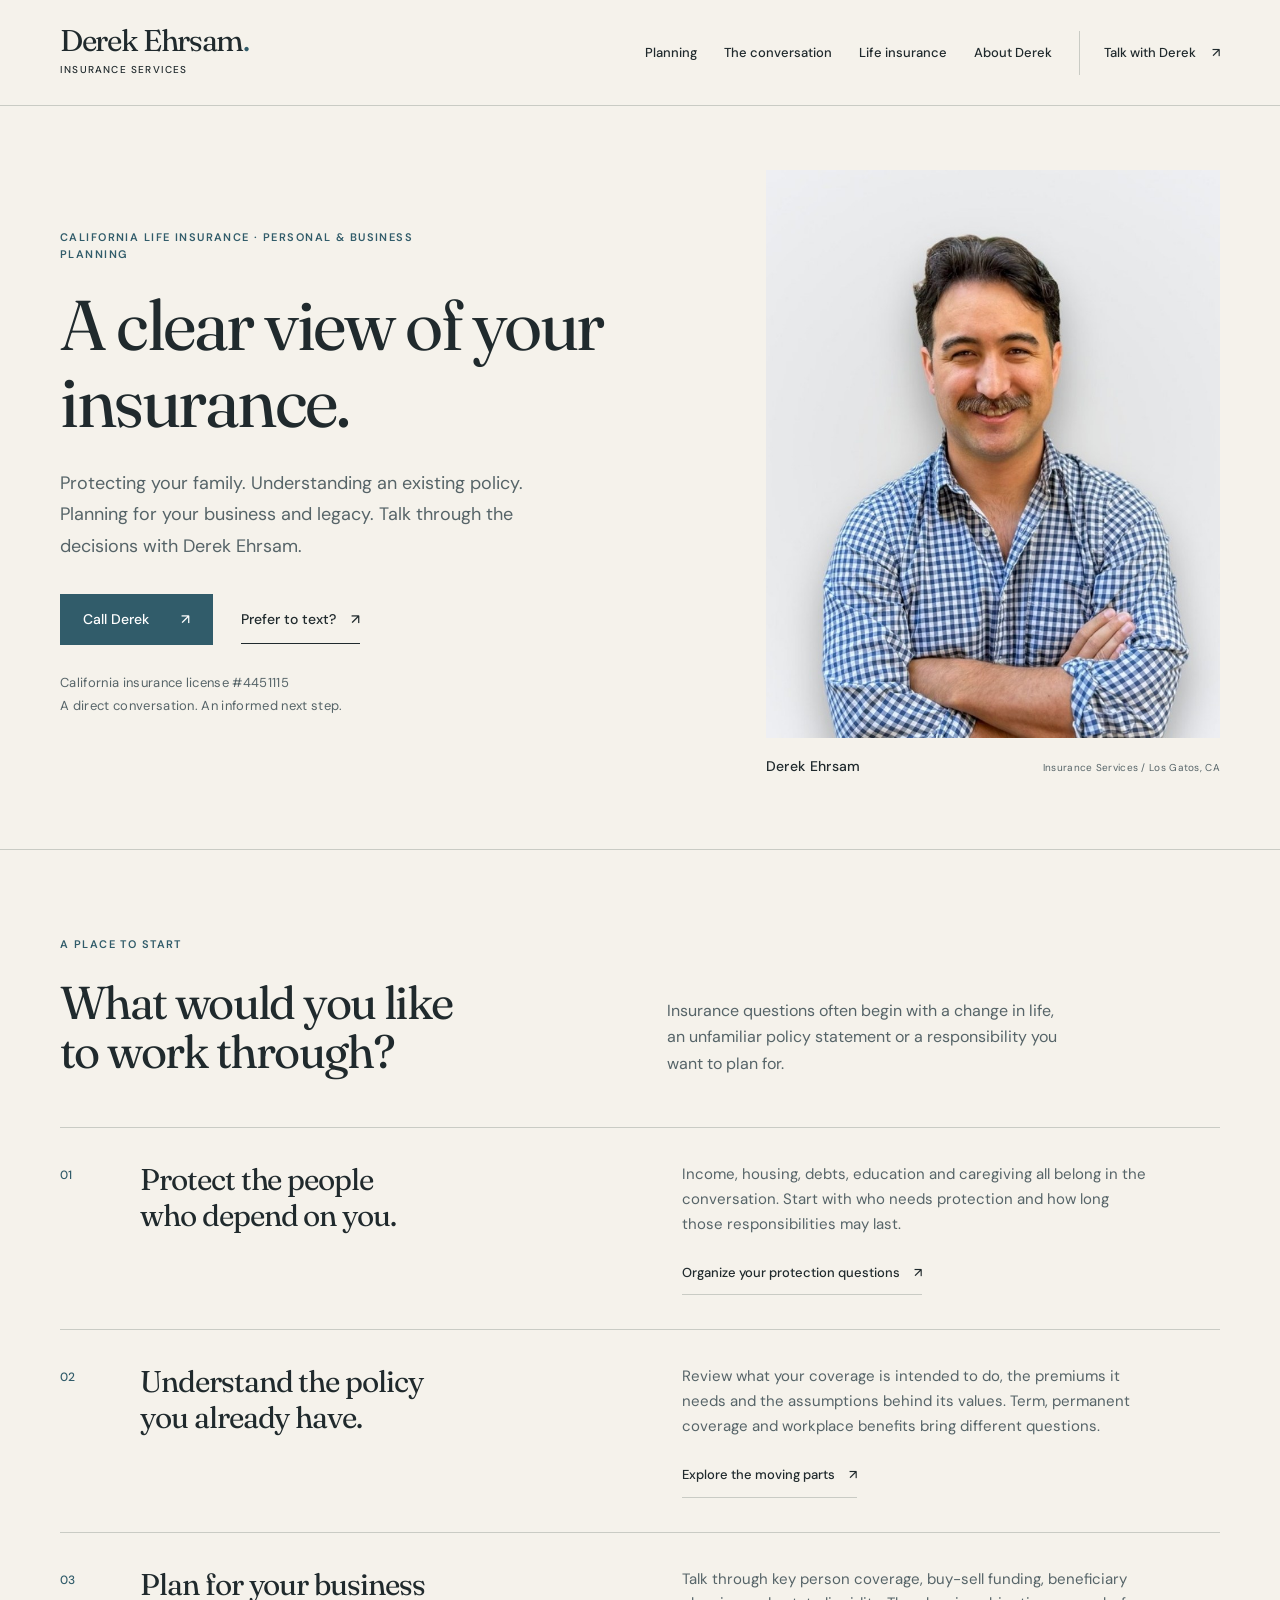
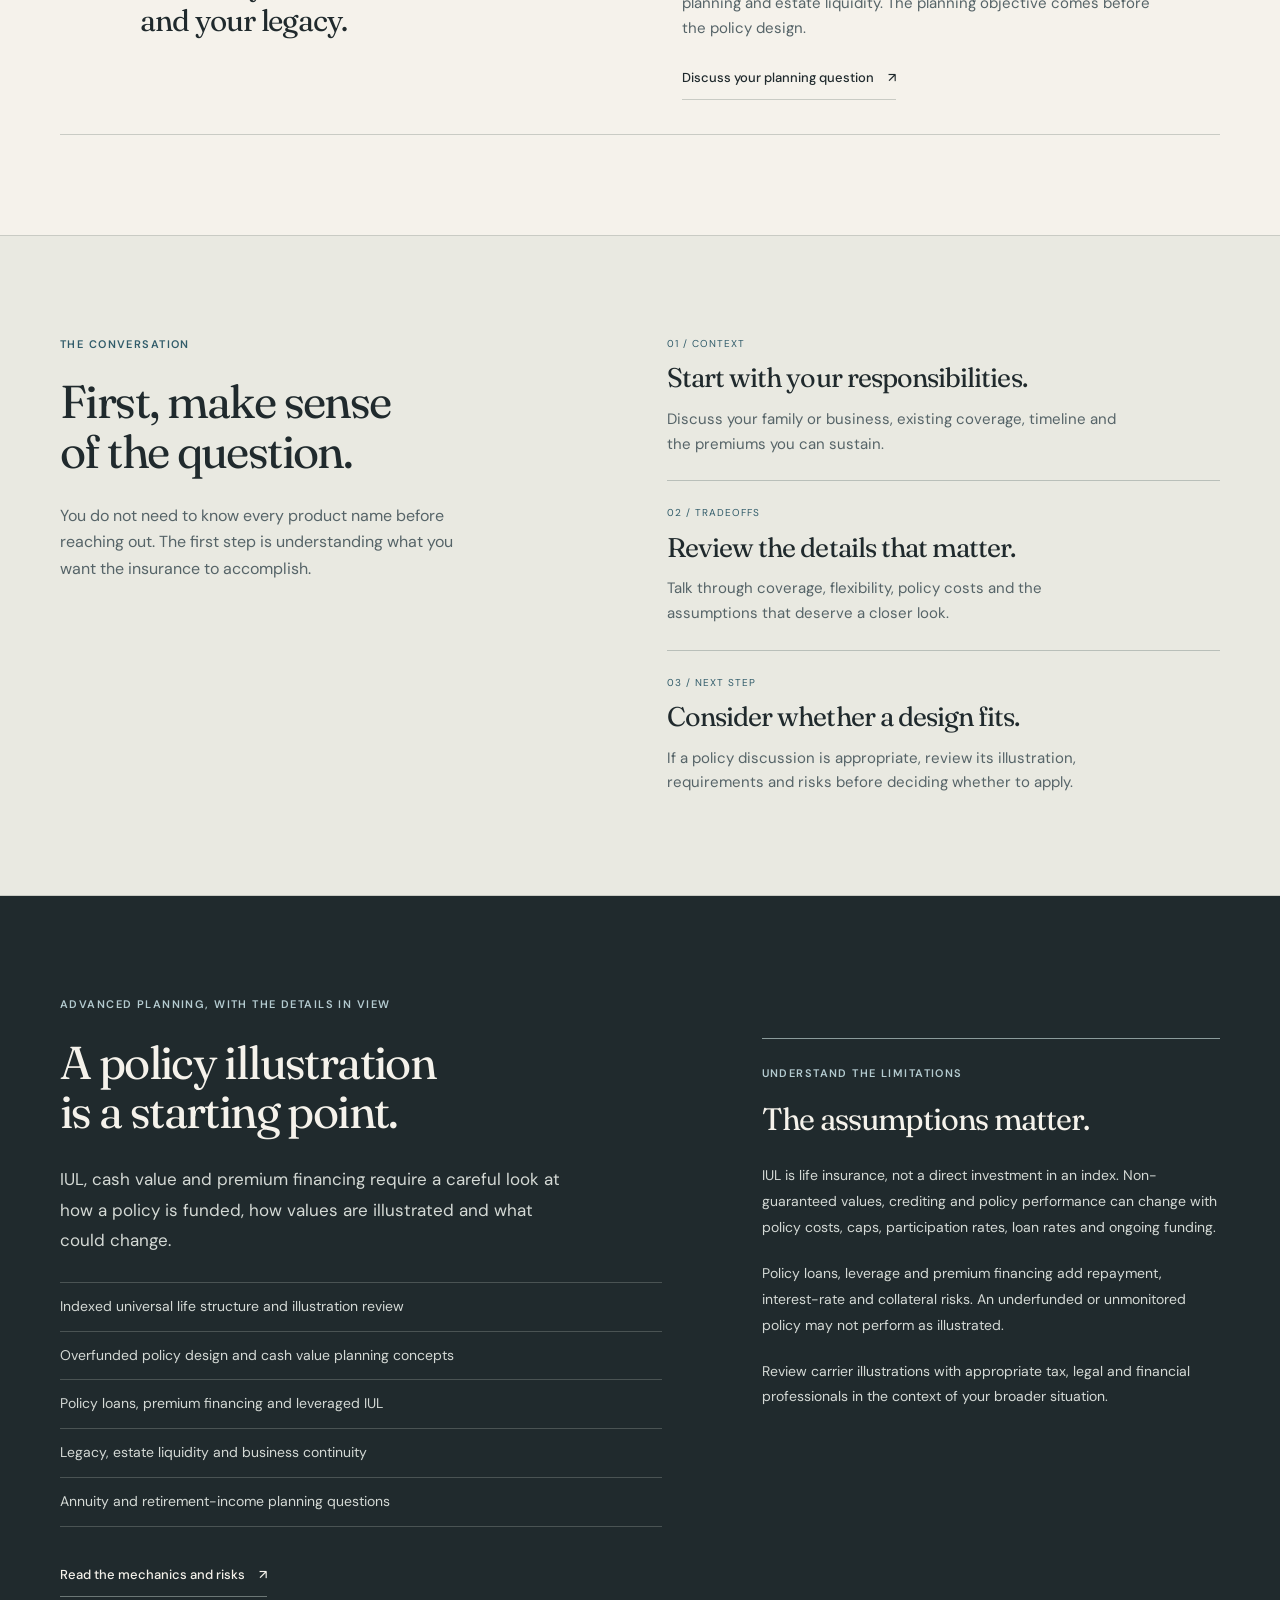
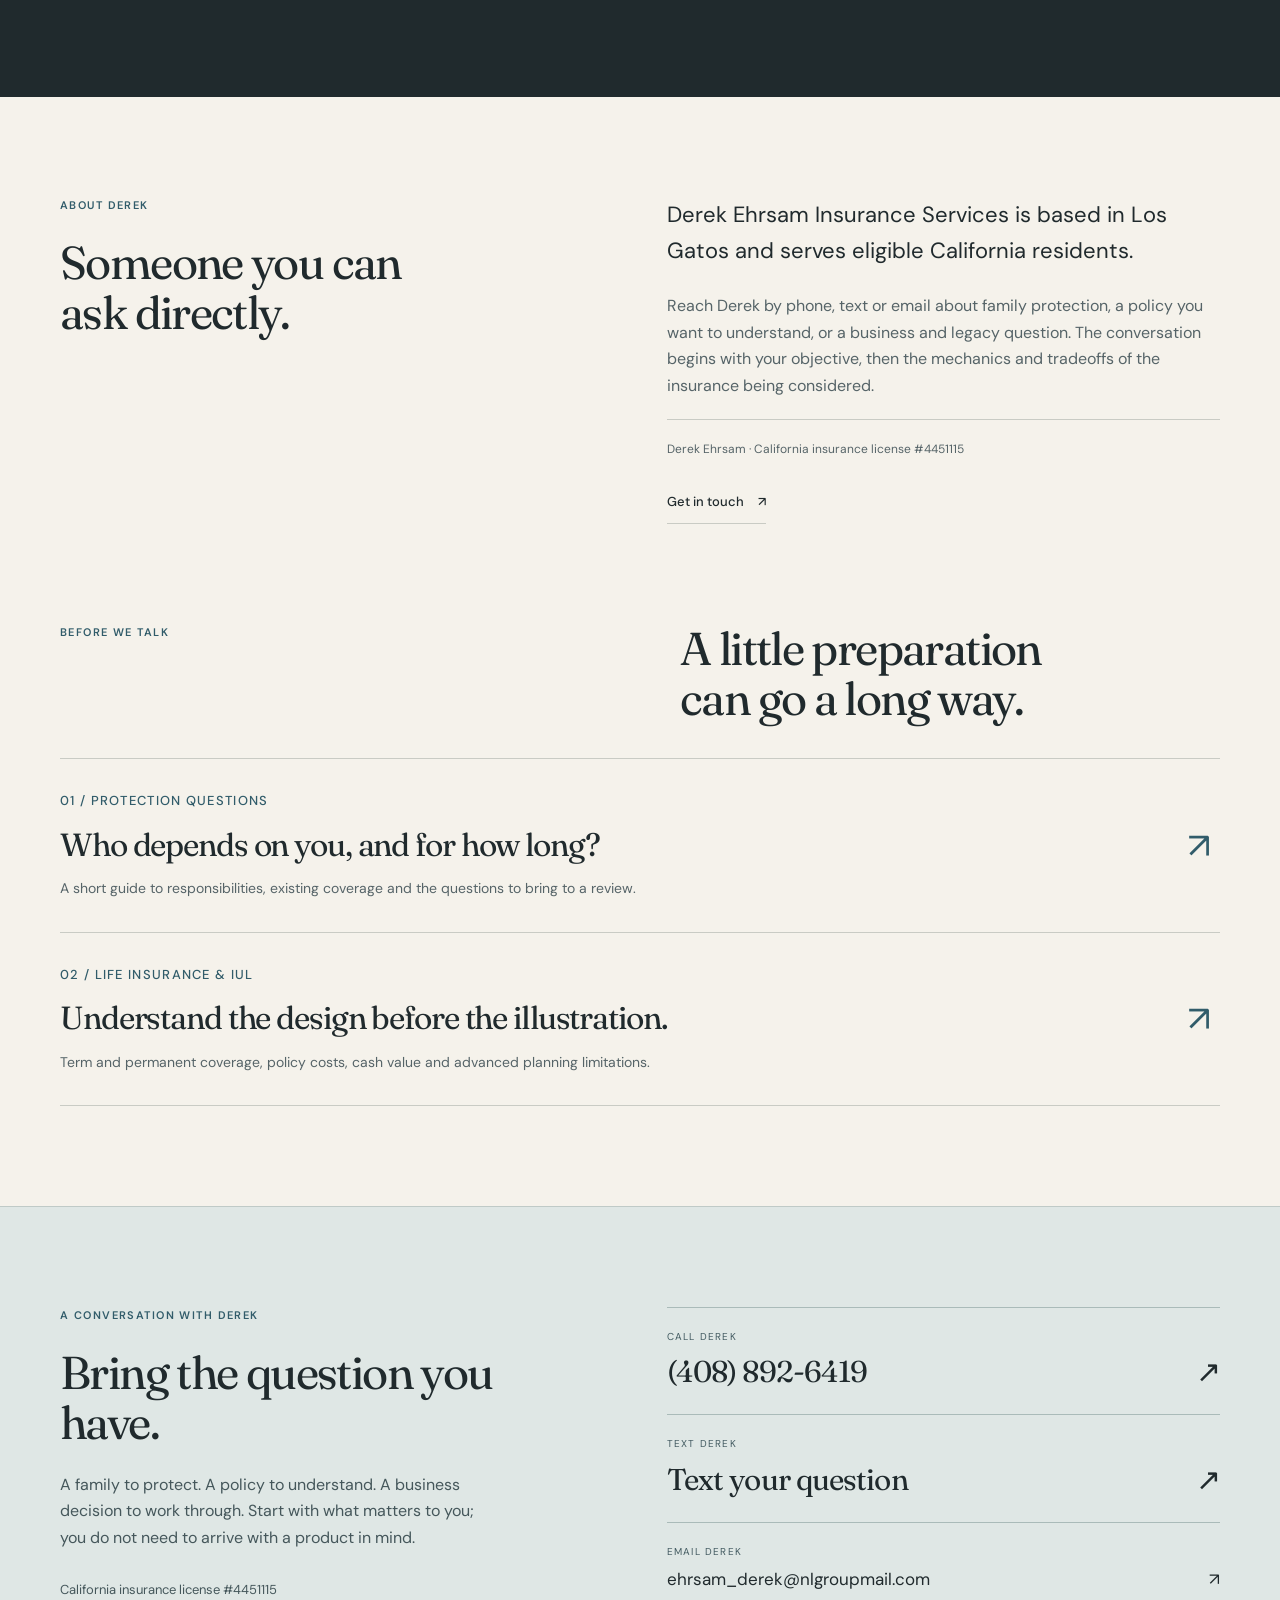
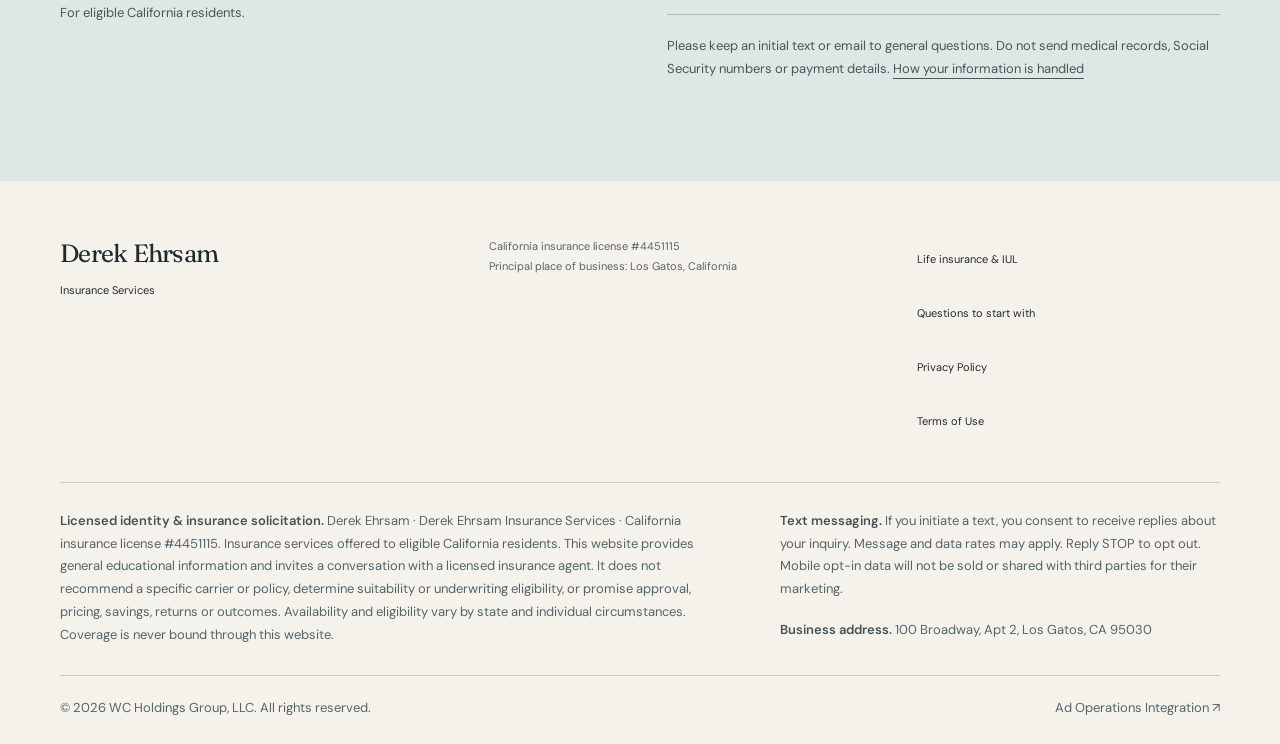
<file: index.html>
<!DOCTYPE html>
<html lang="en">
<head>
  <meta charset="utf-8" />
  <meta name="viewport" content="width=device-width, initial-scale=1" />
  <title>Derek Ehrsam Insurance Services | California Life Insurance</title>
  <meta name="description" content="California life insurance, existing-policy, business and legacy planning conversations with Derek Ehrsam. CA license #4451115. Call or text 408-892-6419." />
  <link rel="canonical" href="https://wcholdingsgroup.com/" />
  <meta name="theme-color" content="#f5f2eb" />
  <link rel="preconnect" href="https://fonts.googleapis.com" />
  <link rel="preconnect" href="https://fonts.gstatic.com" crossorigin />
  <link href="https://fonts.googleapis.com/css2?family=DM+Sans:wght@400;500;600;700&amp;family=Fraunces:opsz,wght@9..144,400;9..144,500&amp;display=swap" rel="stylesheet" />
  <link rel="stylesheet" href="insurance.css?v=experience-20261011" />
  <script src="insurance.js?v=experience-20261011" defer></script>
</head>
<body class="">
  <a class="skip-link" href="#main">Skip to content</a>
  <header class="site-header">
    <div class="wrap masthead">
      <a class="brand" href="/" aria-label="Derek Ehrsam Insurance Services home"><span class="brand-name">Derek Ehrsam<span class="brand-period">.</span></span><span class="brand-detail">Insurance Services</span></a>
      <button class="menu-toggle" type="button" aria-controls="primary-navigation" aria-expanded="false">Menu <span class="menu-mark" aria-hidden="true"><i></i><i></i></span></button>
      <nav id="primary-navigation" class="primary-nav" aria-label="Main navigation">
        <a href="/#planning">Planning</a>
<a href="/#process">The conversation</a>
<a href="life-insurance-california.html">Life insurance</a>
<a href="/#about">About Derek</a>
        <a class="nav-contact" href="/#contact">Talk with Derek <span aria-hidden="true">↗</span></a>
      </nav>
    </div>
  </header>
  <main id="main">
    <section class="hero wrap">
      <div class="hero-copy"><p class="eyebrow">California life insurance · Personal &amp; business planning</p><h1>A clear view of your insurance.</h1><p class="hero-lede">Protecting your family. Understanding an existing policy. Planning for your business and legacy. Talk through the decisions with Derek Ehrsam.</p><div class="actions"><a class="button" href="tel:+14088926419">Call Derek <span aria-hidden="true">↗</span></a><a class="text-action" href="sms:+14088926419">Prefer to text? <span aria-hidden="true">↗</span></a></div><p class="hero-license">California insurance license #4451115<br />A direct conversation. An informed next step.</p></div>
      <figure class="hero-portrait"><img src="assets/derek-canva-portrait.jpg" width="1000" height="1000" alt="Derek Ehrsam, California insurance agent" fetchpriority="high" /><figcaption><span>Derek Ehrsam</span><span>Insurance Services / Los Gatos, CA</span></figcaption></figure>
    </section>
    <section id="planning" class="section-space planning-section">
      <div class="wrap"><div class="section-intro"><p class="eyebrow">A place to start</p><h2>What would you like<br />to work through?</h2><p>Insurance questions often begin with a change in life, an unfamiliar policy statement or a responsibility you want to plan for.</p></div>
        <div class="topic-list">
          <article class="topic-row"><span class="topic-number">01</span><h3>Protect the people<br />who depend on you.</h3><div><p>Income, housing, debts, education and caregiving all belong in the conversation. Start with who needs protection and how long those responsibilities may last.</p><a class="inline-link" href="life-insurance-questions-california.html#questions-heading">Organize your protection questions <span aria-hidden="true">↗</span></a></div></article>
          <article class="topic-row"><span class="topic-number">02</span><h3>Understand the policy<br />you already have.</h3><div><p>Review what your coverage is intended to do, the premiums it needs and the assumptions behind its values. Term, permanent coverage and workplace benefits bring different questions.</p><a class="inline-link" href="life-insurance-california.html#basics">Explore the moving parts <span aria-hidden="true">↗</span></a></div></article>
          <article class="topic-row"><span class="topic-number">03</span><h3>Plan for your business<br />and your legacy.</h3><div><p>Talk through key person coverage, buy-sell funding, beneficiary planning and estate liquidity. The planning objective comes before the policy design.</p><a class="inline-link" href="#contact">Discuss your planning question <span aria-hidden="true">↗</span></a></div></article>
        </div>
      </div>
    </section>
    <section id="process" class="section-space process-section"><div class="wrap process-grid"><div><p class="eyebrow">The conversation</p><h2>First, make sense<br />of the question.</h2><p class="section-copy">You do not need to know every product name before reaching out. The first step is understanding what you want the insurance to accomplish.</p></div><ol class="process-list"><li><span>01 / Context</span><h3>Start with your responsibilities.</h3><p>Discuss your family or business, existing coverage, timeline and the premiums you can sustain.</p></li><li><span>02 / Tradeoffs</span><h3>Review the details that matter.</h3><p>Talk through coverage, flexibility, policy costs and the assumptions that deserve a closer look.</p></li><li><span>03 / Next step</span><h3>Consider whether a design fits.</h3><p>If a policy discussion is appropriate, review its illustration, requirements and risks before deciding whether to apply.</p></li></ol></div></section>
    <section id="advanced" class="advanced-section section-space"><div class="wrap"><p class="eyebrow">Advanced planning, with the details in view</p><div class="advanced-grid"><div><h2>A policy illustration<br />is a starting point.</h2><p class="advanced-lede">IUL, cash value and premium financing require a careful look at how a policy is funded, how values are illustrated and what could change.</p><ul class="plain-list"><li>Indexed universal life structure and illustration review</li><li>Overfunded policy design and cash value planning concepts</li><li>Policy loans, premium financing and leveraged IUL</li><li>Legacy, estate liquidity and business continuity</li><li>Annuity and retirement-income planning questions</li></ul><a class="inline-link" href="life-insurance-california.html#advanced">Read the mechanics and risks <span aria-hidden="true">↗</span></a></div><aside class="risk-note" aria-labelledby="risk-heading"><p class="eyebrow">Understand the limitations</p><h3 id="risk-heading">The assumptions matter.</h3><p>IUL is life insurance, not a direct investment in an index. Non-guaranteed values, crediting and policy performance can change with policy costs, caps, participation rates, loan rates and ongoing funding.</p><p>Policy loans, leverage and premium financing add repayment, interest-rate and collateral risks. An underfunded or unmonitored policy may not perform as illustrated.</p><p>Review carrier illustrations with appropriate tax, legal and financial professionals in the context of your broader situation.</p></aside></div></div></section>
    <section id="about" class="section-space about-section"><div class="wrap about-grid"><div><p class="eyebrow">About Derek</p><h2>Someone you can<br />ask directly.</h2></div><div><p class="large-copy">Derek Ehrsam Insurance Services is based in Los Gatos and serves eligible California residents.</p><p>Reach Derek by phone, text or email about family protection, a policy you want to understand, or a business and legacy question. The conversation begins with your objective, then the mechanics and tradeoffs of the insurance being considered.</p><p class="identity-line">Derek Ehrsam · California insurance license #4451115</p><a class="inline-link" href="#contact">Get in touch <span aria-hidden="true">↗</span></a></div></div></section>
    <section class="reading-section section-space"><div class="wrap"><div class="reading-heading"><p class="eyebrow">Before we talk</p><h2>A little preparation<br />can go a long way.</h2></div><div class="reading-list"><a href="life-insurance-questions-california.html"><div><span class="reading-meta">01 / Protection questions</span><h3>Who depends on you, and for how long?</h3><p>A short guide to responsibilities, existing coverage and the questions to bring to a review.</p></div><span class="reading-arrow" aria-hidden="true">↗</span></a><a href="life-insurance-california.html"><div><span class="reading-meta">02 / Life insurance &amp; IUL</span><h3>Understand the design before the illustration.</h3><p>Term and permanent coverage, policy costs, cash value and advanced planning limitations.</p></div><span class="reading-arrow" aria-hidden="true">↗</span></a></div></div></section>
    <section id="contact" class="contact-section section-space">
      <div class="wrap contact-grid"><div><p class="eyebrow">A conversation with Derek</p><h2>Bring the question you have.</h2><p class="contact-copy">A family to protect. A policy to understand. A business decision to work through. Start with what matters to you; you do not need to arrive with a product in mind.</p><p class="contact-note">California insurance license #4451115<br />For eligible California residents.</p></div>
      <div class="contact-methods"><a href="tel:+14088926419"><span class="contact-label">Call Derek</span><span class="contact-value">(408) 892-6419 <span aria-hidden="true">↗</span></span></a><a href="sms:+14088926419"><span class="contact-label">Text Derek</span><span class="contact-value">Text your question <span aria-hidden="true">↗</span></span></a><a href="mailto:ehrsam_derek@nlgroupmail.com"><span class="contact-label">Email Derek</span><span class="contact-email">ehrsam_derek@nlgroupmail.com <span aria-hidden="true">↗</span></span></a><p class="contact-privacy">Please keep an initial text or email to general questions. Do not send medical records, Social Security numbers or payment details. <a href="privacy.html">How your information is handled</a></p></div></div>
    </section>
  </main>
  <footer class="site-footer">
    <div class="wrap">
      <div class="footer-top"><a class="footer-name" href="/">Derek Ehrsam<br /><span>Insurance Services</span></a><p>California insurance license #4451115<br />Principal place of business: Los Gatos, California</p><nav aria-label="Footer navigation"><a href="life-insurance-california.html">Life insurance &amp; IUL</a><a href="life-insurance-questions-california.html">Questions to start with</a><a href="privacy.html">Privacy Policy</a><a href="terms.html">Terms of Use</a></nav></div>
      <div class="footer-notices">
        <p><strong>Licensed identity &amp; insurance solicitation.</strong> Derek Ehrsam · Derek Ehrsam Insurance Services · California insurance license #4451115. Insurance services offered to eligible California residents. This website provides general educational information and invites a conversation with a licensed insurance agent. It does not recommend a specific carrier or policy, determine suitability or underwriting eligibility, or promise approval, pricing, savings, returns or outcomes. Availability and eligibility vary by state and individual circumstances. Coverage is never bound through this website.</p>
        <p><strong>Text messaging.</strong> If you initiate a text, you consent to receive replies about your inquiry. Message and data rates may apply. Reply STOP to opt out. Mobile opt-in data will not be sold or shared with third parties for their marketing.</p>
        <p><strong>Business address.</strong> 100 Broadway, Apt 2, Los Gatos, CA 95030</p>
      </div>
      <div class="footer-bottom"><p>© 2026 WC Holdings Group, LLC. All rights reserved.</p><a href="ad-ops.html">Ad Operations Integration <span aria-hidden="true">↗</span></a></div>
    </div>
  </footer>
</body>
</html>
</file>
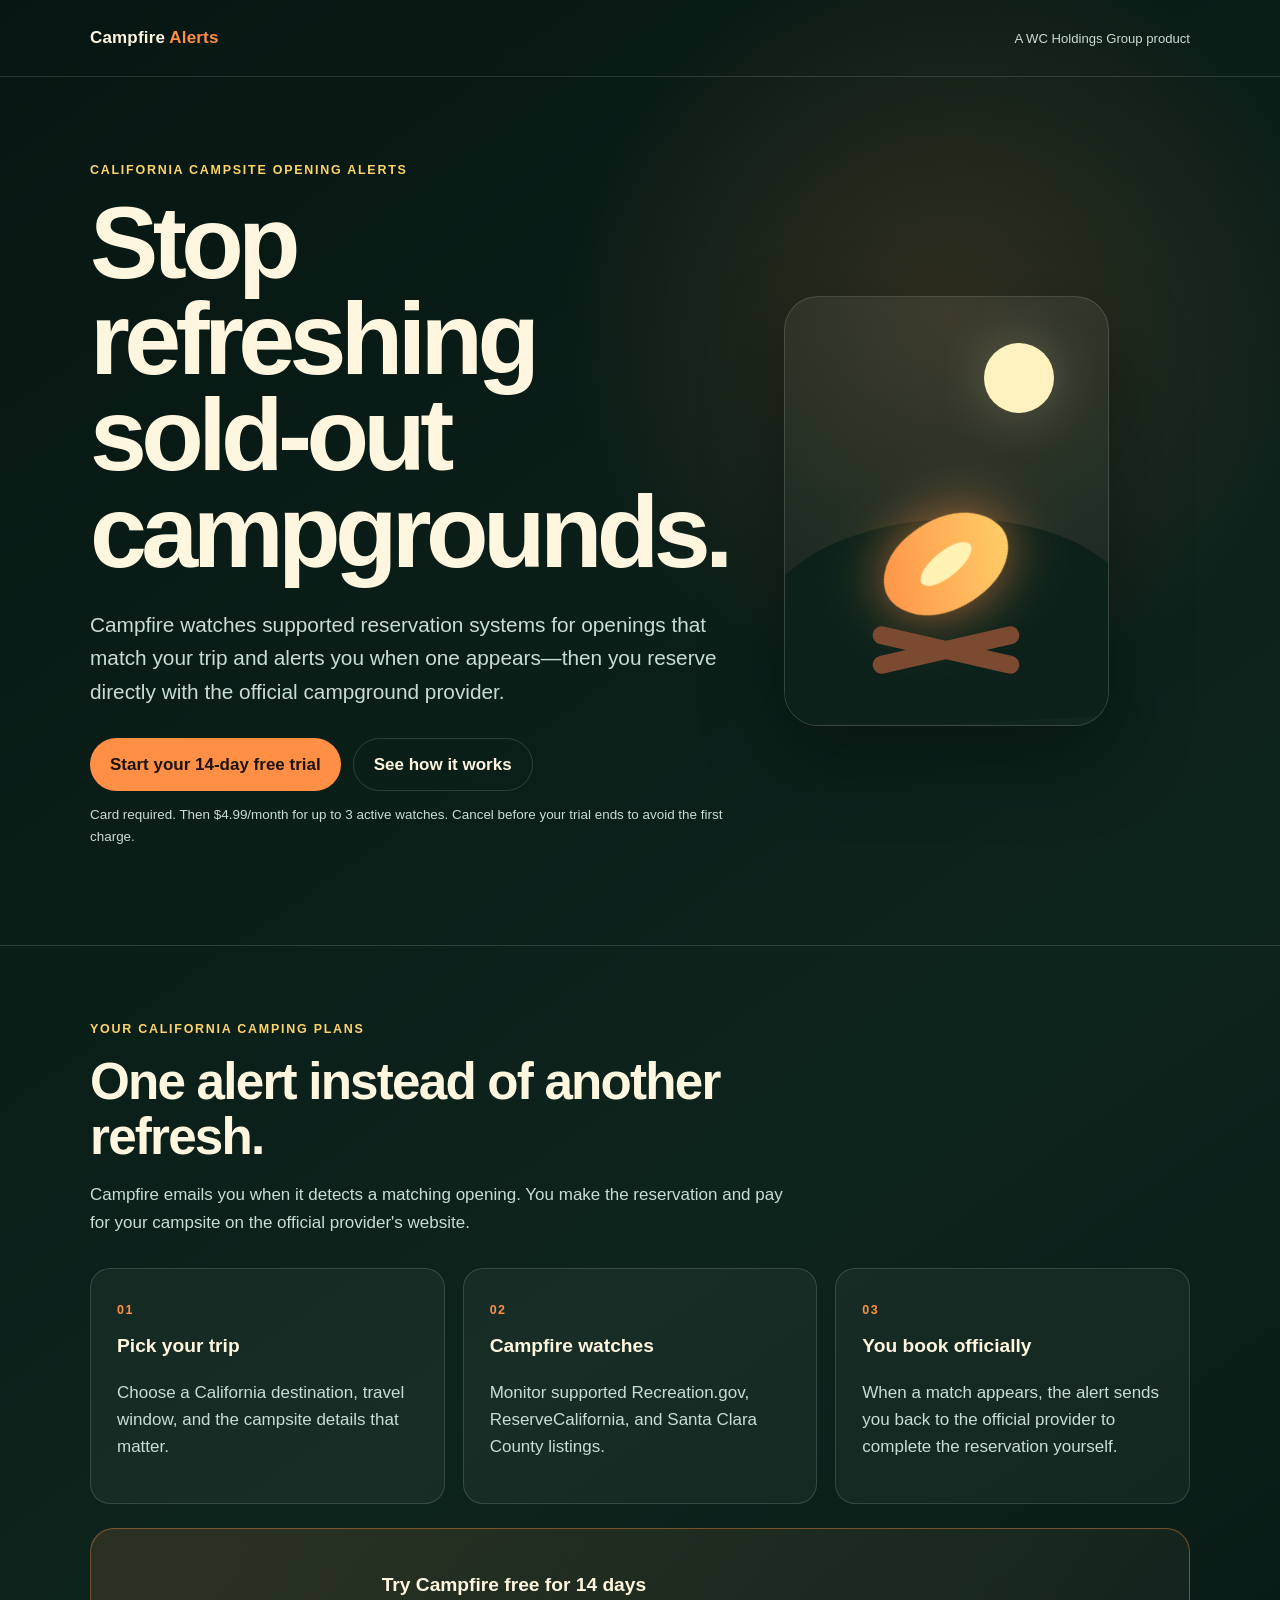
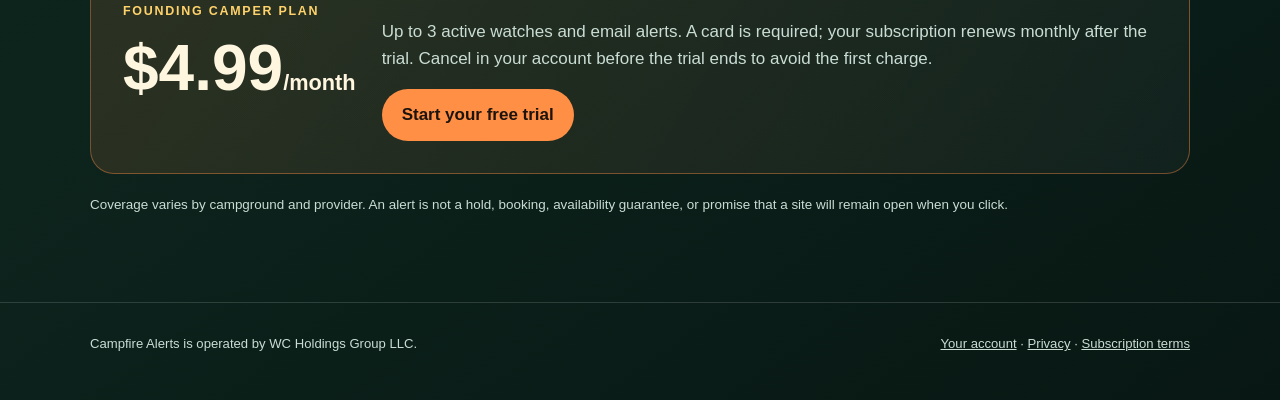
<file: campfire/index.html>
<!doctype html>
<html lang="en">
<head>
  <meta charset="utf-8">
  <meta name="viewport" content="width=device-width, initial-scale=1">
  <title>Campfire Alerts | Campsite Opening Alerts</title>
  <meta name="description" content="Campfire watches supported California campground reservation systems and alerts you when a matching campsite opens.">
  <link rel="canonical" href="https://wcholdingsgroup.com/campfire/">
  <meta property="og:title" content="Campfire Alerts">
  <meta property="og:description" content="Stop refreshing sold-out campgrounds.">
  <meta property="og:url" content="https://wcholdingsgroup.com/campfire/">
  <meta property="og:type" content="website">
  <style>
    :root {
      color-scheme: dark;
      --night: #071612;
      --forest: #10352b;
      --pine: #1a5540;
      --ember: #ff8f45;
      --flame: #ffd36b;
      --cream: #fff6df;
      --mist: #c9ddd4;
      --line: rgba(255,255,255,.14);
    }
    * { box-sizing: border-box; }
    html { scroll-behavior: smooth; }
    body {
      margin: 0;
      color: var(--cream);
      background:
        radial-gradient(circle at 74% 16%, rgba(255,143,69,.16), transparent 24rem),
        linear-gradient(145deg, var(--night), #0d241d 60%, #081713);
      font: 17px/1.6 Arial, sans-serif;
    }
    a { color: inherit; }
    .wrap { width: min(1100px, calc(100% - 40px)); margin: 0 auto; }
    header { border-bottom: 1px solid var(--line); }
    nav { min-height: 76px; display: flex; align-items: center; justify-content: space-between; gap: 20px; }
    .brand { font-weight: 900; letter-spacing: .01em; text-decoration: none; }
    .brand span { color: var(--ember); }
    .parent { color: var(--mist); font-size: .82rem; text-decoration: none; }
    .hero { min-height: 70vh; display: grid; grid-template-columns: 1.2fr .8fr; gap: 56px; align-items: center; padding: 84px 0; }
    .kicker { margin: 0 0 14px; color: var(--flame); font-size: .78rem; font-weight: 900; letter-spacing: .14em; text-transform: uppercase; }
    h1 { max-width: 760px; margin: 0; font-size: clamp(3rem, 8vw, 6.7rem); line-height: .94; letter-spacing: -.055em; }
    .lead { max-width: 720px; margin: 28px 0 0; color: var(--mist); font-size: clamp(1.08rem, 2vw, 1.3rem); }
    .actions { display: flex; gap: 12px; flex-wrap: wrap; margin-top: 30px; }
    .button { display: inline-flex; min-height: 50px; align-items: center; justify-content: center; padding: 12px 20px; border-radius: 999px; background: var(--ember); color: #1c130d; font-weight: 900; text-decoration: none; }
    .button.secondary { border: 1px solid var(--line); background: transparent; color: var(--cream); }
    .fire-card { position: relative; min-height: 430px; overflow: hidden; border: 1px solid var(--line); border-radius: 34px; background: linear-gradient(180deg, rgba(255,255,255,.06), rgba(255,255,255,.02)); box-shadow: 0 30px 80px rgba(0,0,0,.35); }
    .moon { position: absolute; top: 46px; right: 54px; width: 70px; height: 70px; border-radius: 50%; background: #fff2bf; box-shadow: 0 0 54px rgba(255,242,191,.25); }
    .hill { position: absolute; right: -8%; bottom: 0; left: -8%; height: 48%; border-radius: 50% 50% 0 0; background: #0b211a; transform: rotate(-3deg); }
    .flame { position: absolute; bottom: 96px; left: 50%; width: 94px; height: 130px; border-radius: 62% 38% 62% 38%; background: linear-gradient(35deg, var(--ember), var(--flame)); filter: drop-shadow(0 0 28px rgba(255,143,69,.65)); transform: translateX(-50%) rotate(45deg); }
    .flame:after { content: ""; position: absolute; inset: 34px; border-radius: inherit; background: #fff2b2; }
    .log { position: absolute; bottom: 66px; left: 50%; width: 150px; height: 18px; border-radius: 99px; background: #7c4931; transform-origin: center; }
    .log.one { transform: translateX(-50%) rotate(13deg); }
    .log.two { transform: translateX(-50%) rotate(-13deg); }
    section.details { padding: 74px 0; border-top: 1px solid var(--line); }
    .section-head { max-width: 700px; margin-bottom: 32px; }
    h2 { margin: 0 0 12px; font-size: clamp(2rem, 4vw, 3.3rem); line-height: 1.08; letter-spacing: -.035em; }
    .muted { color: var(--mist); }
    .grid { display: grid; grid-template-columns: repeat(3, 1fr); gap: 18px; }
    .card { padding: 26px; border: 1px solid var(--line); border-radius: 20px; background: rgba(255,255,255,.045); }
    .number { color: var(--ember); font-size: .78rem; font-weight: 900; letter-spacing: .12em; }
    h3 { margin: 9px 0 8px; font-size: 1.2rem; }
    .price { display: grid; grid-template-columns: 1fr auto; gap: 26px; align-items: center; margin-top: 24px; padding: 32px; border: 1px solid rgba(255,143,69,.4); border-radius: 24px; background: linear-gradient(120deg, rgba(255,143,69,.13), rgba(255,255,255,.035)); }
    .price strong { display: block; font-size: clamp(2.1rem, 5vw, 4rem); line-height: 1; }
    .fine { color: var(--mist); font-size: .84rem; }
    footer { padding: 30px 0 46px; border-top: 1px solid var(--line); color: var(--mist); font-size: .82rem; }
    footer .wrap { display: flex; justify-content: space-between; gap: 20px; flex-wrap: wrap; }
    @media (max-width: 760px) {
      .hero { grid-template-columns: 1fr; padding: 60px 0; }
      .fire-card { min-height: 330px; }
      .grid { grid-template-columns: 1fr; }
      .price { grid-template-columns: 1fr; }
      .parent { display: none; }
    }
  </style>
</head>
<body>
  <header>
    <nav class="wrap" aria-label="Primary navigation">
      <a class="brand" href="/campfire/">Campfire <span>Alerts</span></a>
      <a class="parent" href="/">A WC Holdings Group product</a>
    </nav>
  </header>

  <main>
    <div class="hero wrap">
      <div>
        <p class="kicker">California campsite opening alerts</p>
        <h1>Stop refreshing sold-out campgrounds.</h1>
        <p class="lead">Campfire watches supported reservation systems for openings that match your trip and alerts you when one appears—then you reserve directly with the official campground provider.</p>
        <div class="actions">
          <a class="button" href="https://campfire.wcholdingsgroup.com/account">Start your 14-day free trial</a>
          <a class="button secondary" href="#how-it-works">See how it works</a>
        </div>
        <p class="fine">Card required. Then $4.99/month for up to 3 active watches. Cancel before your trial ends to avoid the first charge.</p>
      </div>
      <div class="fire-card" aria-label="Campfire beneath a moonlit sky">
        <div class="moon"></div><div class="hill"></div><div class="flame"></div><div class="log one"></div><div class="log two"></div>
      </div>
    </div>

    <section class="details" id="how-it-works">
      <div class="wrap">
        <div class="section-head">
          <p class="kicker">Your California camping plans</p>
          <h2>One alert instead of another refresh.</h2>
          <p class="muted">Campfire emails you when it detects a matching opening. You make the reservation and pay for your campsite on the official provider's website.</p>
        </div>
        <div class="grid">
          <article class="card"><span class="number">01</span><h3>Pick your trip</h3><p class="muted">Choose a California destination, travel window, and the campsite details that matter.</p></article>
          <article class="card"><span class="number">02</span><h3>Campfire watches</h3><p class="muted">Monitor supported Recreation.gov, ReserveCalifornia, and Santa Clara County listings.</p></article>
          <article class="card"><span class="number">03</span><h3>You book officially</h3><p class="muted">When a match appears, the alert sends you back to the official provider to complete the reservation yourself.</p></article>
        </div>
        <div class="price" id="founding-plan">
          <div>
            <p class="kicker">Founding Camper plan</p>
            <strong>$4.99<span style="font-size:.34em">/month</span></strong>
          </div>
          <div>
            <h3>Try Campfire free for 14 days</h3>
            <p class="muted">Up to 3 active watches and email alerts. A card is required; your subscription renews monthly after the trial. Cancel in your account before the trial ends to avoid the first charge.</p>
            <a class="button" href="https://campfire.wcholdingsgroup.com/account">Start your free trial</a>
          </div>
        </div>
        <p class="fine" style="margin-top:20px">Coverage varies by campground and provider. An alert is not a hold, booking, availability guarantee, or promise that a site will remain open when you click.</p>
      </div>
    </section>
  </main>

  <footer>
    <div class="wrap">
      <span>Campfire Alerts is operated by WC Holdings Group LLC.</span>
      <span><a href="https://campfire.wcholdingsgroup.com/account">Your account</a> · <a href="https://campfire.wcholdingsgroup.com/subscription-privacy">Privacy</a> · <a href="https://campfire.wcholdingsgroup.com/subscription-terms">Subscription terms</a></span>
    </div>
  </footer>
</body>
</html>
</file>
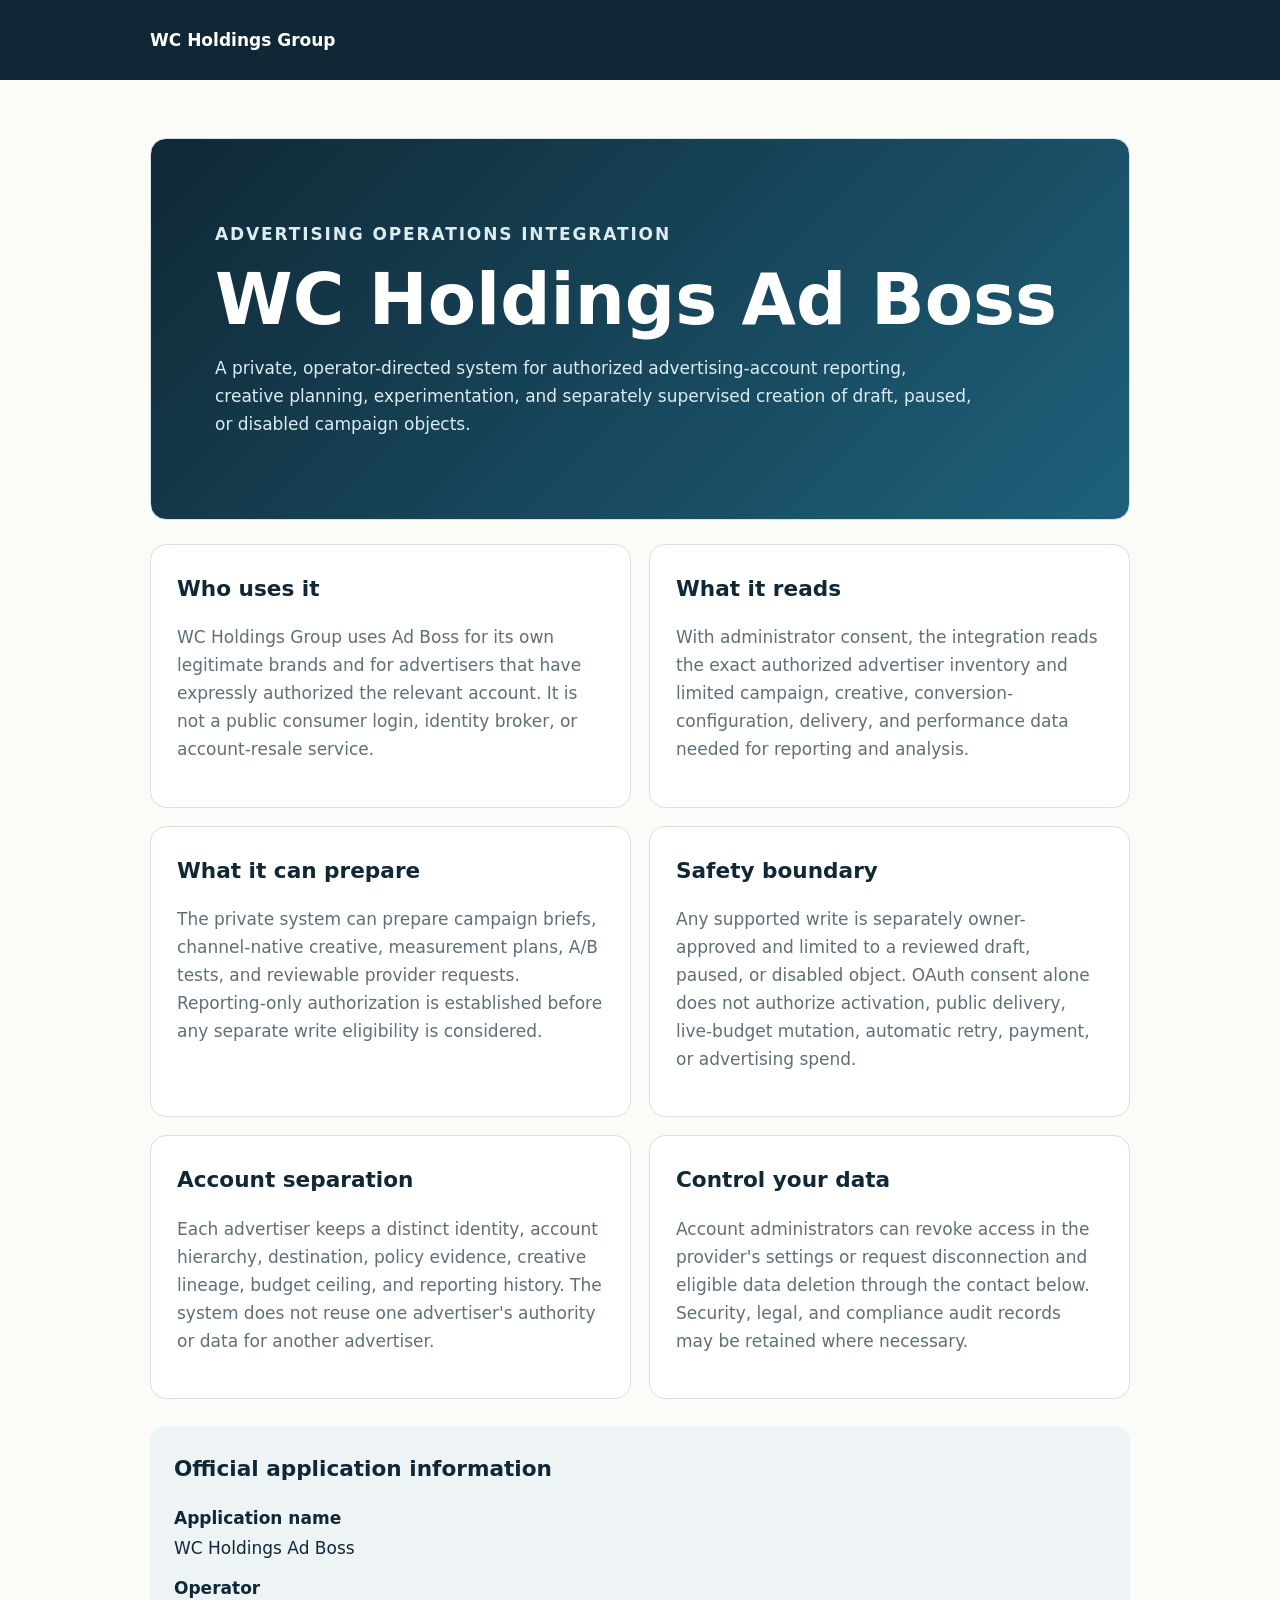
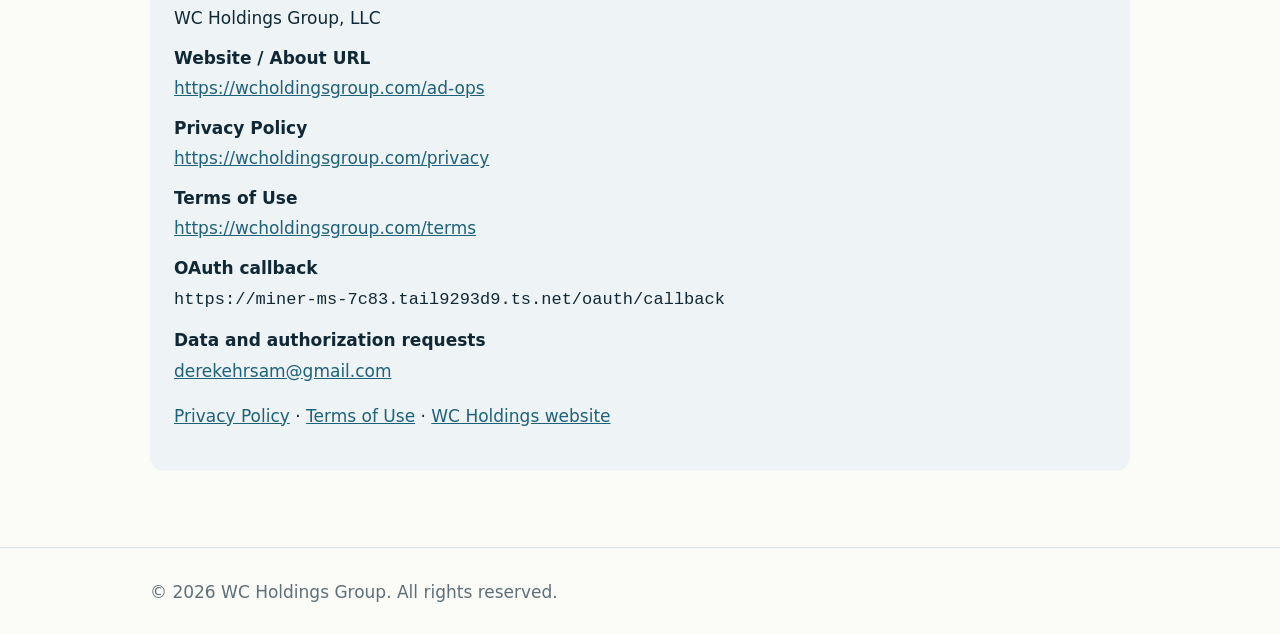
<file: ad-ops.html>
<!doctype html>
<html lang="en">
<head>
  <meta charset="utf-8" />
  <meta name="viewport" content="width=device-width, initial-scale=1" />
  <title>WC Holdings Ad Boss | Advertising Operations Integration</title>
  <meta name="description" content="Public application information for the private WC Holdings Ad Boss advertising reporting and supervised draft integration." />
  <style>
    :root { --ink:#102836; --teal:#1e617b; --muted:#5f6f77; --mist:#eef3f5; --white:#fff; --line:#d8e0e3; }
    * { box-sizing:border-box; }
    body { margin:0; color:var(--ink); background:#fbfbf8; font:17px/1.65 system-ui,-apple-system,BlinkMacSystemFont,"Segoe UI",sans-serif; }
    a { color:var(--teal); }
    .wrap { width:min(980px,calc(100% - 40px)); margin:0 auto; }
    header { background:var(--ink); color:var(--white); }
    header .wrap { padding:26px 0; }
    .brand { color:var(--white); text-decoration:none; font-weight:800; }
    main { padding:58px 0 76px; }
    .hero,.card { background:var(--white); border:1px solid var(--line); border-radius:16px; }
    .hero { padding:clamp(30px,7vw,64px); background:linear-gradient(135deg,var(--ink),var(--teal)); color:var(--white); }
    .hero p { color:#dcecf1; max-width:760px; }
    h1 { margin:0 0 18px; font-size:clamp(2.2rem,6vw,4.4rem); line-height:1; }
    h2 { margin:0 0 10px; font-size:1.35rem; }
    .eyebrow { font-weight:800; letter-spacing:.11em; text-transform:uppercase; }
    .grid { display:grid; grid-template-columns:repeat(2,minmax(0,1fr)); gap:18px; margin-top:24px; }
    .card { padding:26px; }
    .card p,.card li { color:var(--muted); }
    .facts { margin:28px 0 0; padding:24px; background:var(--mist); border-radius:14px; }
    dt { font-weight:800; margin-top:12px; }
    dd { margin:2px 0 0; overflow-wrap:anywhere; }
    footer { border-top:1px solid var(--line); padding:30px 0; color:var(--muted); }
    @media (max-width:700px) { .wrap { width:min(100% - 24px,980px); } .grid { grid-template-columns:1fr; } main { padding:24px 0 44px; } }
  </style>
  <link rel="canonical" href="https://wcholdingsgroup.com/ad-ops.html" />
</head>
<body>
  <header><div class="wrap"><a class="brand" href="/">WC Holdings Group</a></div></header>
  <main class="wrap">
    <section class="hero">
      <p class="eyebrow">Advertising operations integration</p>
      <h1>WC Holdings Ad Boss</h1>
      <p>A private, operator-directed system for authorized advertising-account reporting, creative planning, experimentation, and separately supervised creation of draft, paused, or disabled campaign objects.</p>
    </section>

    <div class="grid">
      <article class="card"><h2>Who uses it</h2><p>WC Holdings Group uses Ad Boss for its own legitimate brands and for advertisers that have expressly authorized the relevant account. It is not a public consumer login, identity broker, or account-resale service.</p></article>
      <article class="card"><h2>What it reads</h2><p>With administrator consent, the integration reads the exact authorized advertiser inventory and limited campaign, creative, conversion-configuration, delivery, and performance data needed for reporting and analysis.</p></article>
      <article class="card"><h2>What it can prepare</h2><p>The private system can prepare campaign briefs, channel-native creative, measurement plans, A/B tests, and reviewable provider requests. Reporting-only authorization is established before any separate write eligibility is considered.</p></article>
      <article class="card"><h2>Safety boundary</h2><p>Any supported write is separately owner-approved and limited to a reviewed draft, paused, or disabled object. OAuth consent alone does not authorize activation, public delivery, live-budget mutation, automatic retry, payment, or advertising spend.</p></article>
      <article class="card"><h2>Account separation</h2><p>Each advertiser keeps a distinct identity, account hierarchy, destination, policy evidence, creative lineage, budget ceiling, and reporting history. The system does not reuse one advertiser's authority or data for another advertiser.</p></article>
      <article class="card"><h2>Control your data</h2><p>Account administrators can revoke access in the provider's settings or request disconnection and eligible data deletion through the contact below. Security, legal, and compliance audit records may be retained where necessary.</p></article>
    </div>

    <section class="facts" aria-labelledby="app-facts-title">
      <h2 id="app-facts-title">Official application information</h2>
      <dl>
        <dt>Application name</dt><dd>WC Holdings Ad Boss</dd>
        <dt>Operator</dt><dd>WC Holdings Group, LLC</dd>
        <dt>Website / About URL</dt><dd><a href="https://wcholdingsgroup.com/ad-ops">https://wcholdingsgroup.com/ad-ops</a></dd>
        <dt>Privacy Policy</dt><dd><a href="https://wcholdingsgroup.com/privacy">https://wcholdingsgroup.com/privacy</a></dd>
        <dt>Terms of Use</dt><dd><a href="https://wcholdingsgroup.com/terms">https://wcholdingsgroup.com/terms</a></dd>
        <dt>OAuth callback</dt><dd><code>https://miner-ms-7c83.tail9293d9.ts.net/oauth/callback</code></dd>
        <dt>Data and authorization requests</dt><dd><a href="mailto:derekehrsam@gmail.com?subject=Ad%20Boss%20data%20request">derekehrsam@gmail.com</a></dd>
      </dl>
      <p><a href="privacy.html">Privacy Policy</a> · <a href="terms.html">Terms of Use</a> · <a href="/">WC Holdings website</a></p>
    </section>
  </main>
  <footer><div class="wrap">&copy; 2026 WC Holdings Group. All rights reserved.</div></footer>
</body>
</html>
</file>
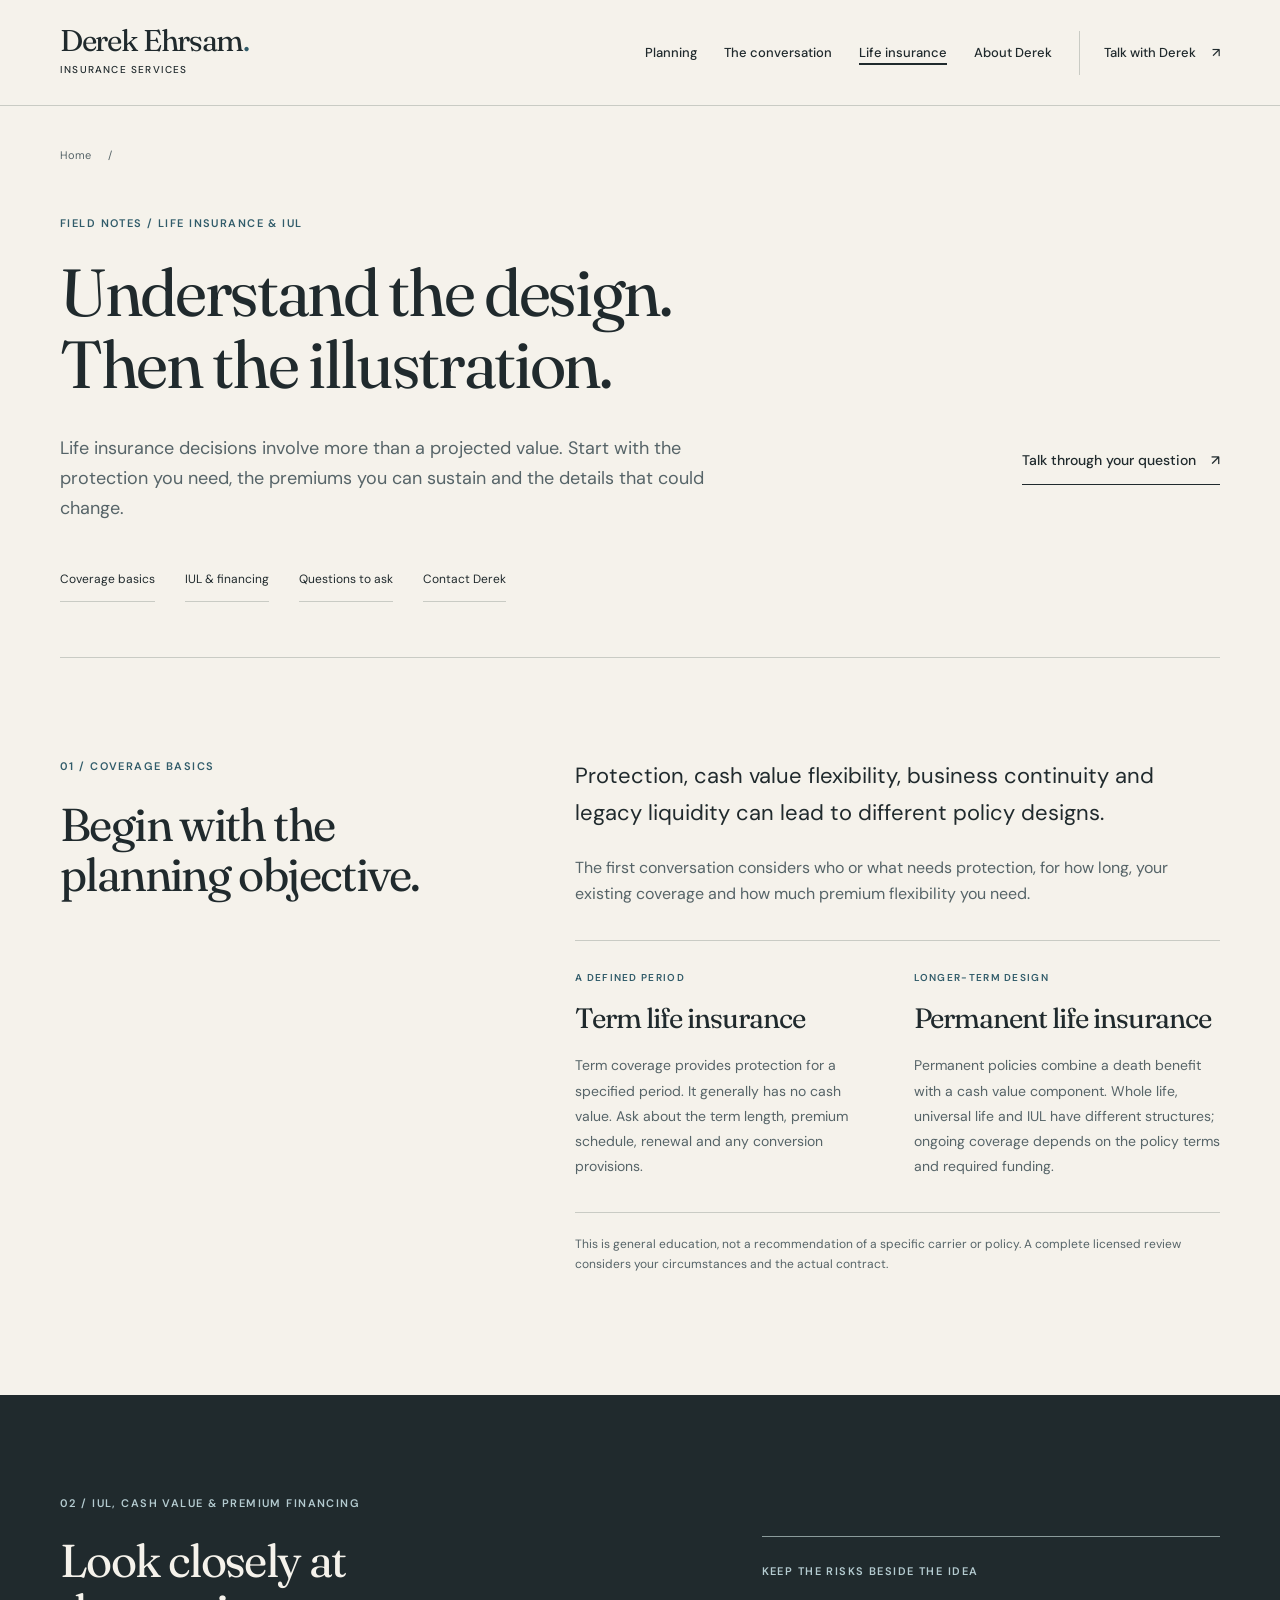
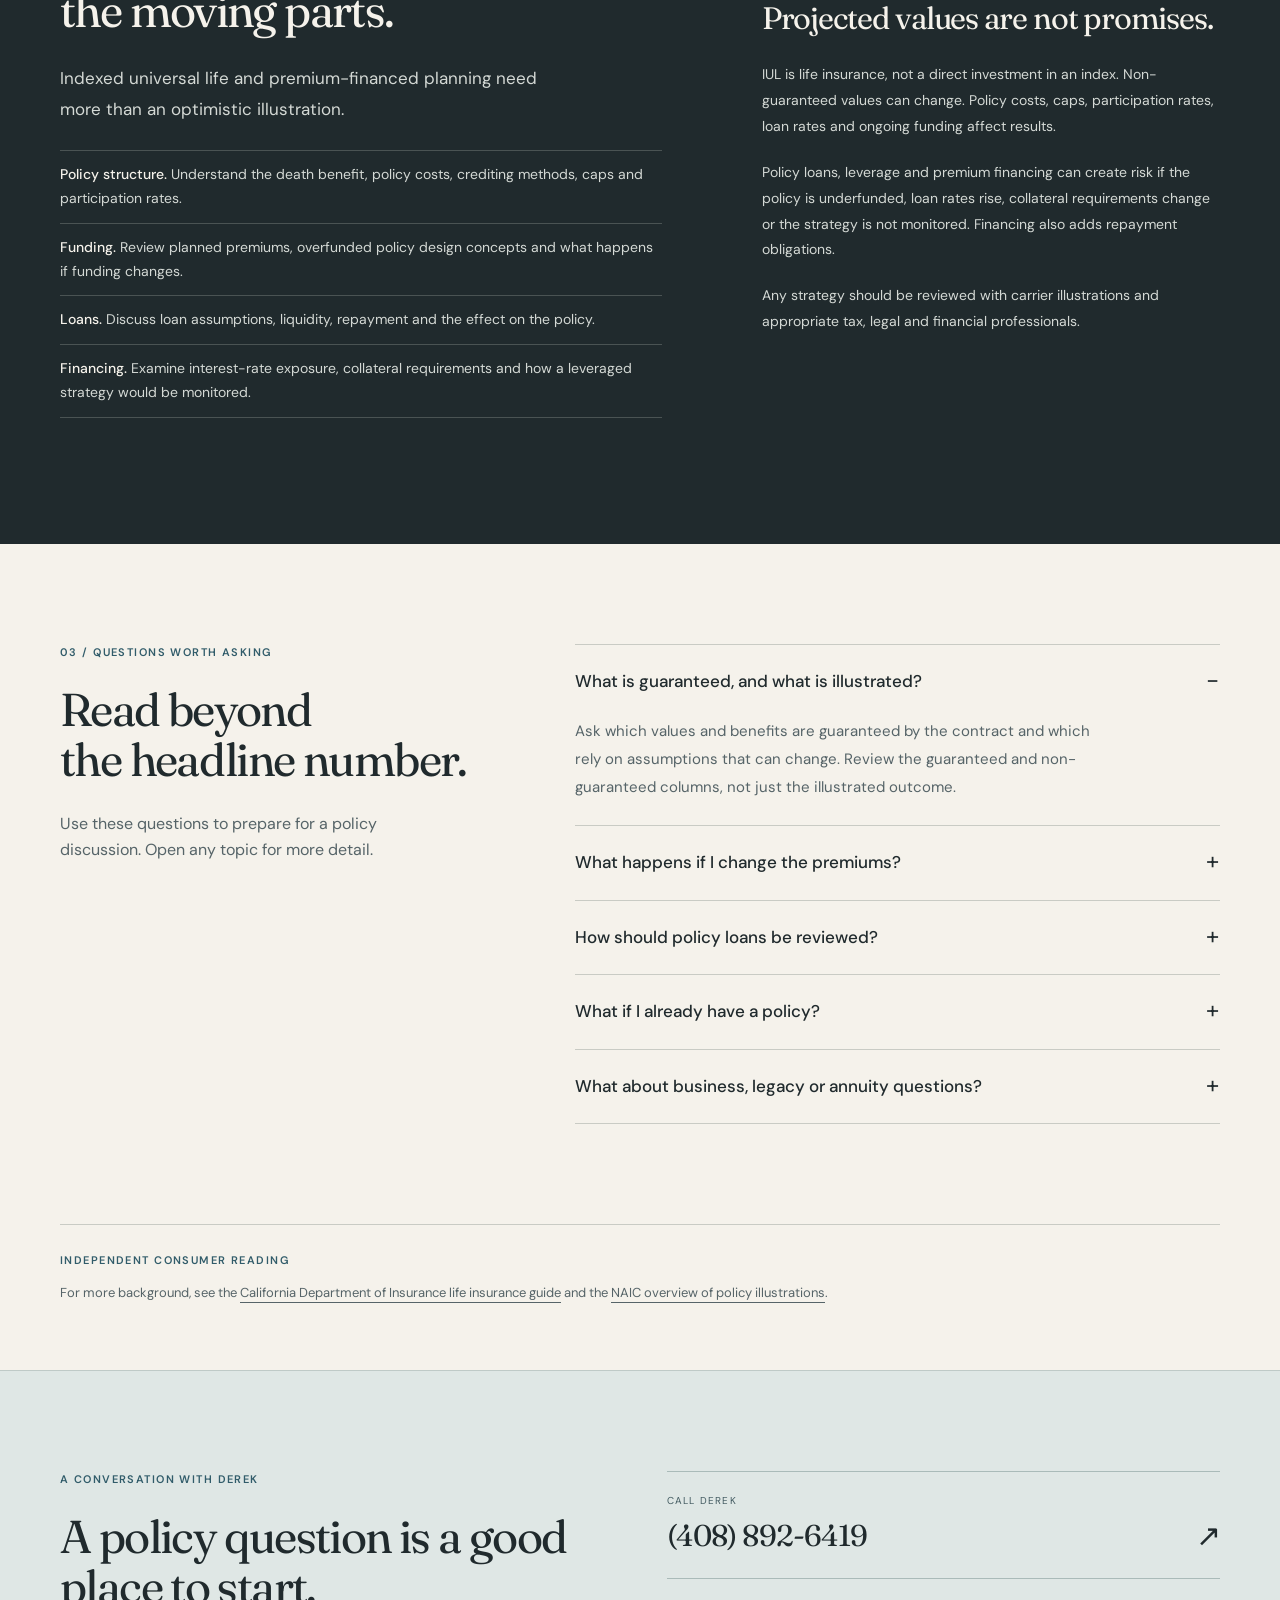
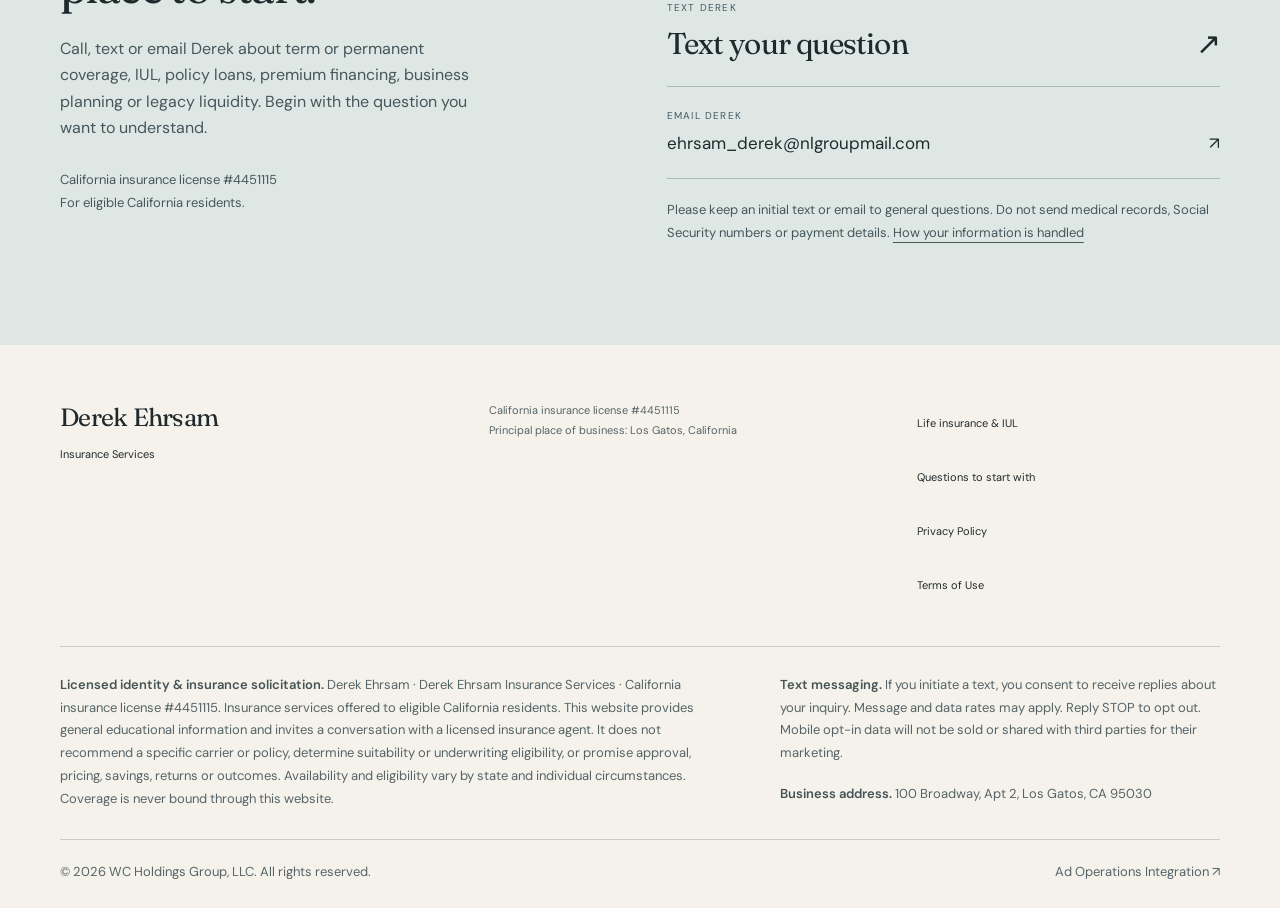
<file: life-insurance-california.html>
<!DOCTYPE html>
<html lang="en">
<head>
  <meta charset="utf-8" />
  <meta name="viewport" content="width=device-width, initial-scale=1" />
  <title>Life Insurance &amp; IUL Planning in California | Derek Ehrsam</title>
  <meta name="description" content="Understand term and permanent life insurance, IUL illustrations, policy costs, loans and premium-financing risks. Derek Ehrsam, CA license #4451115." />
  <link rel="canonical" href="https://wcholdingsgroup.com/life-insurance-california.html" />
  <meta name="theme-color" content="#f5f2eb" />
  <link rel="preconnect" href="https://fonts.googleapis.com" />
  <link rel="preconnect" href="https://fonts.gstatic.com" crossorigin />
  <link href="https://fonts.googleapis.com/css2?family=DM+Sans:wght@400;500;600;700&amp;family=Fraunces:opsz,wght@9..144,400;9..144,500&amp;display=swap" rel="stylesheet" />
  <link rel="stylesheet" href="insurance.css?v=experience-20261011" />
  <script src="insurance.js?v=experience-20261011" defer></script>
</head>
<body class="education-page">
  <a class="skip-link" href="#main">Skip to content</a>
  <header class="site-header">
    <div class="wrap masthead">
      <a class="brand" href="/" aria-label="Derek Ehrsam Insurance Services home"><span class="brand-name">Derek Ehrsam<span class="brand-period">.</span></span><span class="brand-detail">Insurance Services</span></a>
      <button class="menu-toggle" type="button" aria-controls="primary-navigation" aria-expanded="false">Menu <span class="menu-mark" aria-hidden="true"><i></i><i></i></span></button>
      <nav id="primary-navigation" class="primary-nav" aria-label="Main navigation">
        <a href="/#planning">Planning</a>
<a href="/#process">The conversation</a>
<a href="life-insurance-california.html" aria-current="page">Life insurance</a>
<a href="/#about">About Derek</a>
        <a class="nav-contact" href="/#contact">Talk with Derek <span aria-hidden="true">↗</span></a>
      </nav>
    </div>
  </header>
  <main id="main">
    <section class="page-hero wrap"><a class="breadcrumb" href="/">Home <span aria-hidden="true">/</span></a><p class="eyebrow">Field notes / Life insurance &amp; IUL</p><h1>Understand the design.<br />Then the illustration.</h1><div class="page-hero-bottom"><p>Life insurance decisions involve more than a projected value. Start with the protection you need, the premiums you can sustain and the details that could change.</p><a class="text-action" href="#contact">Talk through your question <span aria-hidden="true">↗</span></a></div><nav class="article-nav" aria-label="On this page"><a href="#basics">Coverage basics</a><a href="#advanced">IUL &amp; financing</a><a href="#policy-questions">Questions to ask</a><a href="#contact">Contact Derek</a></nav></section>
    <section id="basics" class="section-space"><div class="wrap editorial-grid"><div class="editorial-label"><p class="eyebrow">01 / Coverage basics</p><h2>Begin with the<br />planning objective.</h2></div><div class="editorial-body"><p class="large-copy">Protection, cash value flexibility, business continuity and legacy liquidity can lead to different policy designs.</p><p>The first conversation considers who or what needs protection, for how long, your existing coverage and how much premium flexibility you need.</p><div class="comparison"><article><p class="eyebrow">A defined period</p><h3>Term life insurance</h3><p>Term coverage provides protection for a specified period. It generally has no cash value. Ask about the term length, premium schedule, renewal and any conversion provisions.</p></article><article><p class="eyebrow">Longer-term design</p><h3>Permanent life insurance</h3><p>Permanent policies combine a death benefit with a cash value component. Whole life, universal life and IUL have different structures; ongoing coverage depends on the policy terms and required funding.</p></article></div><p class="article-note">This is general education, not a recommendation of a specific carrier or policy. A complete licensed review considers your circumstances and the actual contract.</p></div></div></section>
    <section id="advanced" class="advanced-section section-space"><div class="wrap"><p class="eyebrow">02 / IUL, cash value &amp; premium financing</p><div class="advanced-grid"><div><h2>Look closely at<br />the moving parts.</h2><p class="advanced-lede">Indexed universal life and premium-financed planning need more than an optimistic illustration.</p><ul class="plain-list"><li><strong>Policy structure.</strong> Understand the death benefit, policy costs, crediting methods, caps and participation rates.</li><li><strong>Funding.</strong> Review planned premiums, overfunded policy design concepts and what happens if funding changes.</li><li><strong>Loans.</strong> Discuss loan assumptions, liquidity, repayment and the effect on the policy.</li><li><strong>Financing.</strong> Examine interest-rate exposure, collateral requirements and how a leveraged strategy would be monitored.</li></ul></div><aside class="risk-note" aria-labelledby="life-risk-heading"><p class="eyebrow">Keep the risks beside the idea</p><h3 id="life-risk-heading">Projected values are not promises.</h3><p>IUL is life insurance, not a direct investment in an index. Non-guaranteed values can change. Policy costs, caps, participation rates, loan rates and ongoing funding affect results.</p><p>Policy loans, leverage and premium financing can create risk if the policy is underfunded, loan rates rise, collateral requirements change or the strategy is not monitored. Financing also adds repayment obligations.</p><p>Any strategy should be reviewed with carrier illustrations and appropriate tax, legal and financial professionals.</p></aside></div></div></section>
    <section id="policy-questions" class="section-space"><div class="wrap editorial-grid"><div class="editorial-label"><p class="eyebrow">03 / Questions worth asking</p><h2>Read beyond<br />the headline number.</h2><p class="section-copy">Use these questions to prepare for a policy discussion. Open any topic for more detail.</p></div><div class="faq-list"><details open><summary>What is guaranteed, and what is illustrated?</summary><div class="faq-answer"><p>Ask which values and benefits are guaranteed by the contract and which rely on assumptions that can change. Review the guaranteed and non-guaranteed columns, not just the illustrated outcome.</p></div></details><details><summary>What happens if I change the premiums?</summary><div class="faq-answer"><p>Ask how reduced, delayed or discontinued funding would affect coverage, policy values and the premiums needed later. Premium flexibility should be reviewed alongside the policy costs and funding requirements.</p></div></details><details><summary>How should policy loans be reviewed?</summary><div class="faq-answer"><p>Review the loan interest rate, how loans affect policy values and benefits, and what happens as the balance grows. Ask for scenarios with different loan and crediting assumptions and a clear discussion of repayment and lapse risk.</p></div></details><details><summary>What if I already have a policy?</summary><div class="faq-answer"><p>Begin with the existing contract and a current policy statement or illustration. Understand its coverage, premiums, costs and provisions before considering a change. A new illustration alone is not a reason to replace coverage.</p></div></details><details><summary>What about business, legacy or annuity questions?</summary><div class="faq-answer"><p>Key person protection, buy-sell funding, estate liquidity, beneficiary planning and retirement-income questions begin with different objectives. Coordinate the insurance discussion with your appropriate legal, tax and financial professionals.</p></div></details></div></div></section>
    <section class="resource-section"><div class="wrap resource-row"><p><span class="eyebrow">Independent consumer reading</span>For more background, see the <a href="https://www.insurance.ca.gov/01-consumers/105-type/95-guides/07-life/life-ins-guide.cfm">California Department of Insurance life insurance guide</a> and the <a href="https://content.naic.org/insurance-topics/life-insurance-illustrations">NAIC overview of policy illustrations</a>.</p></div></section>
    <section id="contact" class="contact-section section-space">
      <div class="wrap contact-grid"><div><p class="eyebrow">A conversation with Derek</p><h2>A policy question is a good place to start.</h2><p class="contact-copy">Call, text or email Derek about term or permanent coverage, IUL, policy loans, premium financing, business planning or legacy liquidity. Begin with the question you want to understand.</p><p class="contact-note">California insurance license #4451115<br />For eligible California residents.</p></div>
      <div class="contact-methods"><a href="tel:+14088926419"><span class="contact-label">Call Derek</span><span class="contact-value">(408) 892-6419 <span aria-hidden="true">↗</span></span></a><a href="sms:+14088926419"><span class="contact-label">Text Derek</span><span class="contact-value">Text your question <span aria-hidden="true">↗</span></span></a><a href="mailto:ehrsam_derek@nlgroupmail.com"><span class="contact-label">Email Derek</span><span class="contact-email">ehrsam_derek@nlgroupmail.com <span aria-hidden="true">↗</span></span></a><p class="contact-privacy">Please keep an initial text or email to general questions. Do not send medical records, Social Security numbers or payment details. <a href="privacy.html">How your information is handled</a></p></div></div>
    </section>
  </main>
  <footer class="site-footer">
    <div class="wrap">
      <div class="footer-top"><a class="footer-name" href="/">Derek Ehrsam<br /><span>Insurance Services</span></a><p>California insurance license #4451115<br />Principal place of business: Los Gatos, California</p><nav aria-label="Footer navigation"><a href="life-insurance-california.html">Life insurance &amp; IUL</a><a href="life-insurance-questions-california.html">Questions to start with</a><a href="privacy.html">Privacy Policy</a><a href="terms.html">Terms of Use</a></nav></div>
      <div class="footer-notices">
        <p><strong>Licensed identity &amp; insurance solicitation.</strong> Derek Ehrsam · Derek Ehrsam Insurance Services · California insurance license #4451115. Insurance services offered to eligible California residents. This website provides general educational information and invites a conversation with a licensed insurance agent. It does not recommend a specific carrier or policy, determine suitability or underwriting eligibility, or promise approval, pricing, savings, returns or outcomes. Availability and eligibility vary by state and individual circumstances. Coverage is never bound through this website.</p>
        <p><strong>Text messaging.</strong> If you initiate a text, you consent to receive replies about your inquiry. Message and data rates may apply. Reply STOP to opt out. Mobile opt-in data will not be sold or shared with third parties for their marketing.</p>
        <p><strong>Business address.</strong> 100 Broadway, Apt 2, Los Gatos, CA 95030</p>
      </div>
      <div class="footer-bottom"><p>© 2026 WC Holdings Group, LLC. All rights reserved.</p><a href="ad-ops.html">Ad Operations Integration <span aria-hidden="true">↗</span></a></div>
    </div>
  </footer>
</body>
</html>
</file>
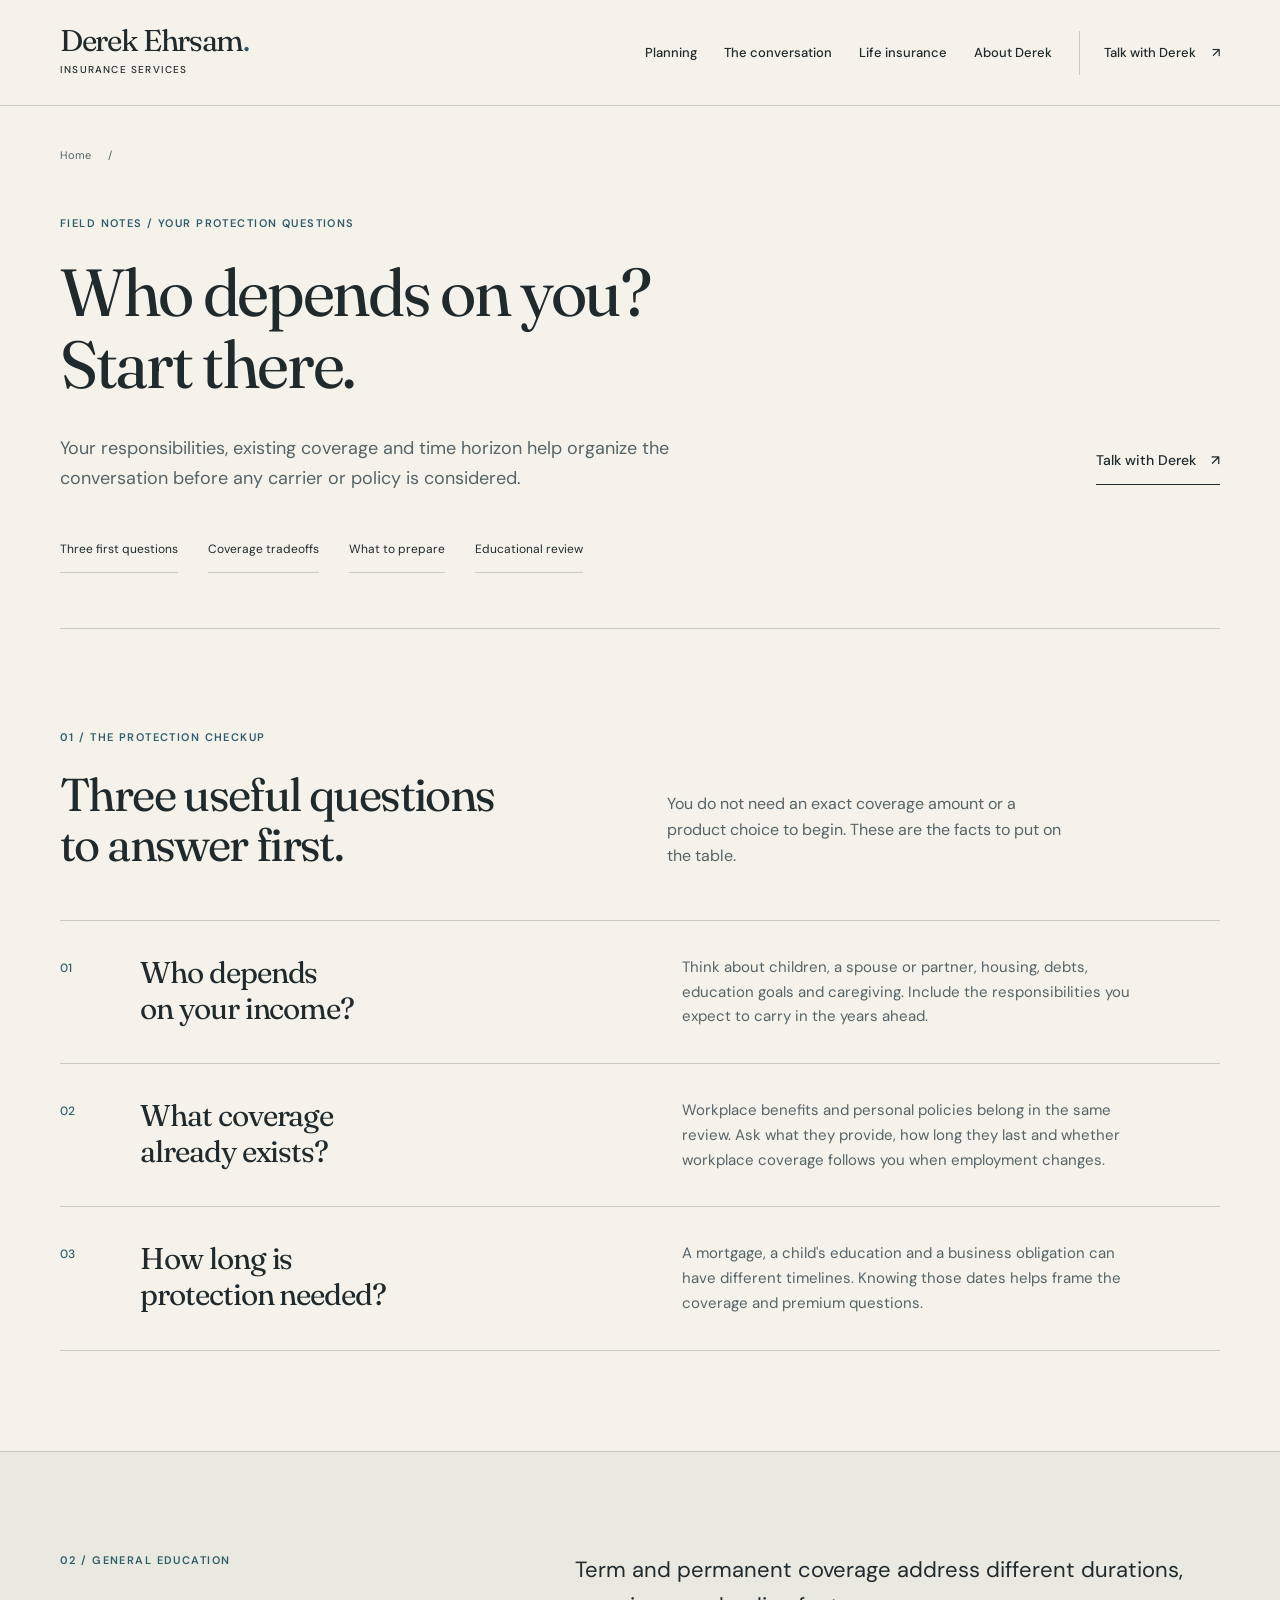
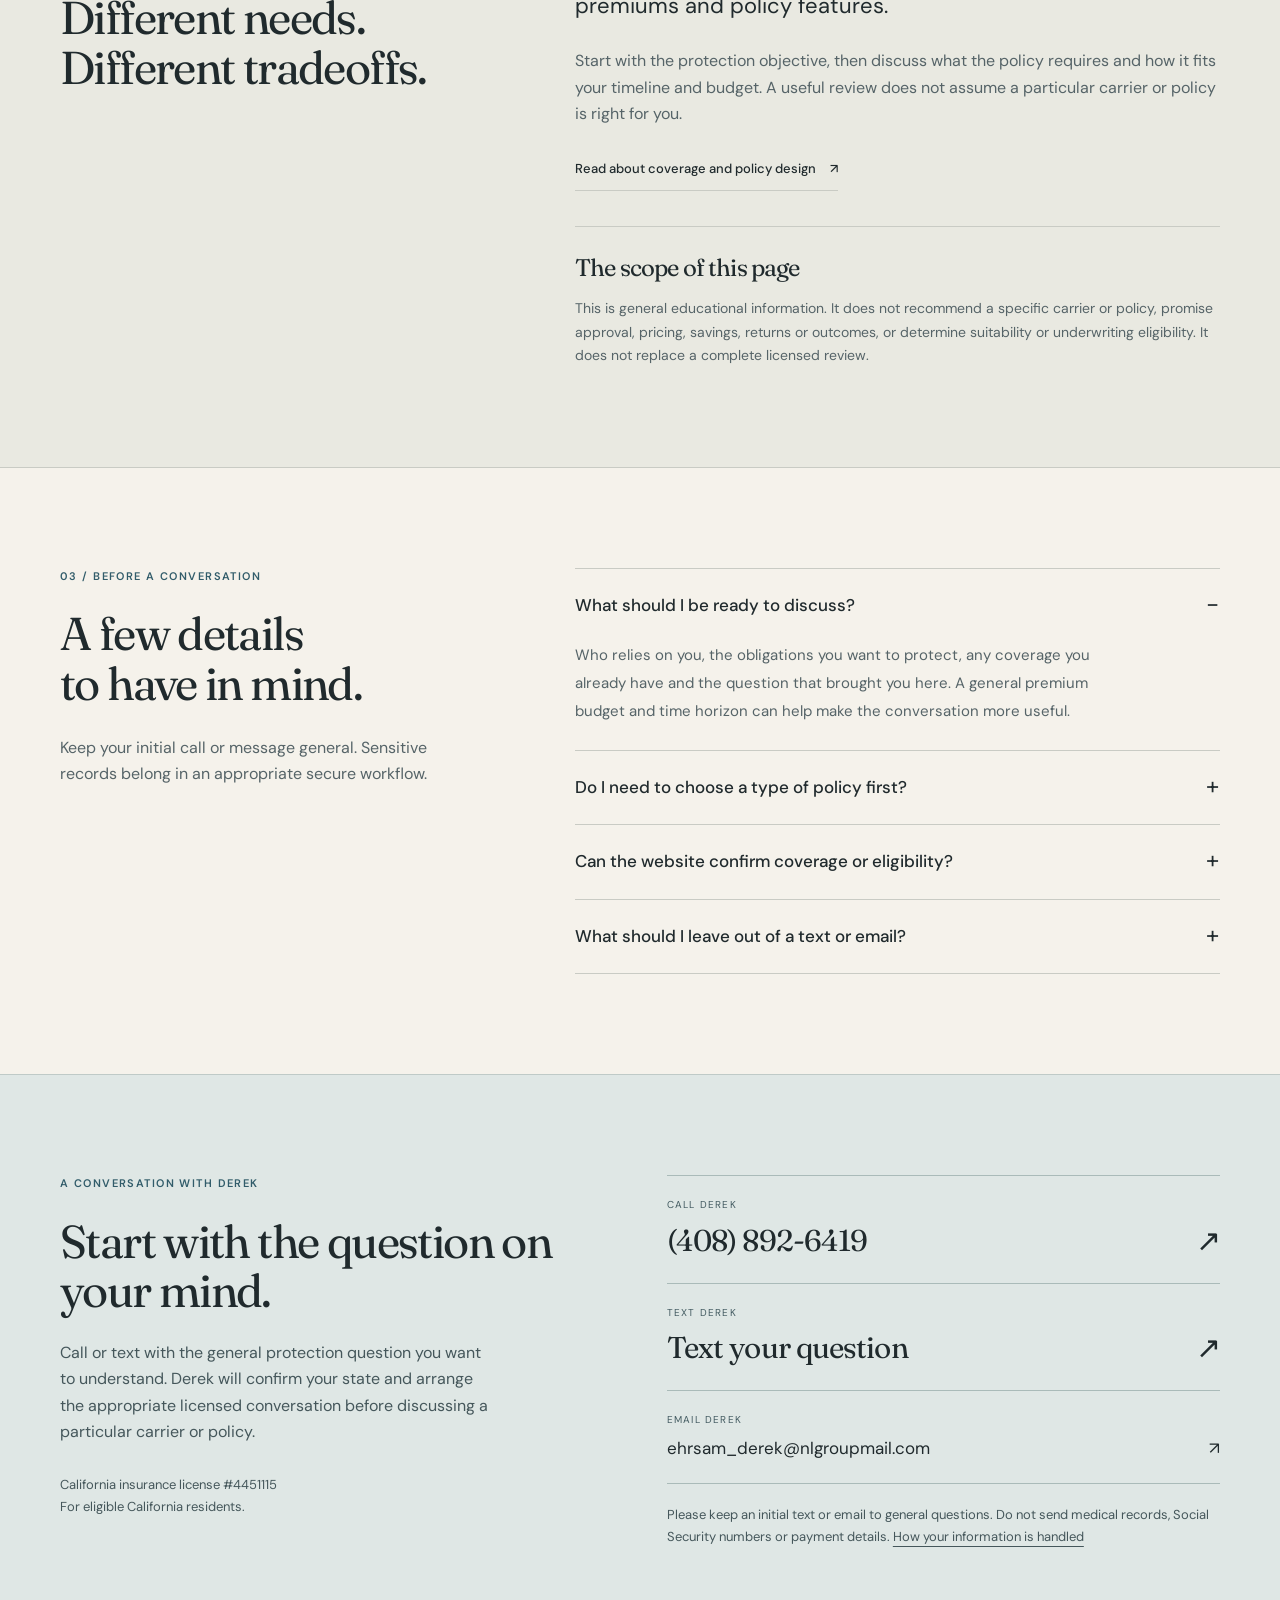
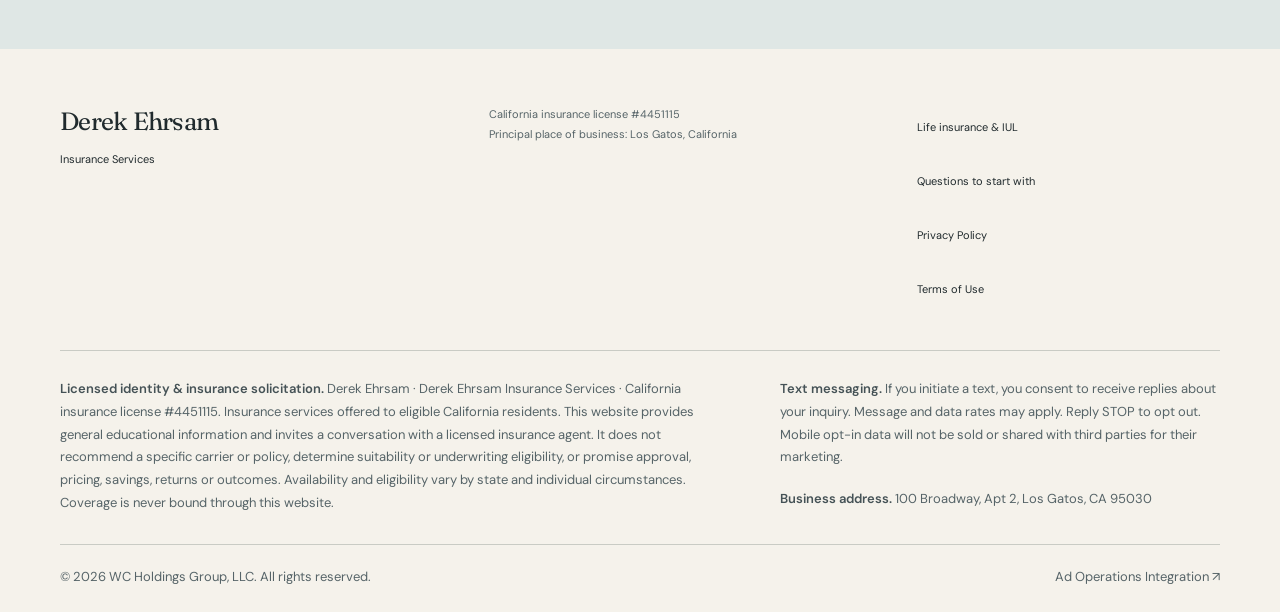
<file: life-insurance-questions-california.html>
<!DOCTYPE html>
<html lang="en">
<head>
  <meta charset="utf-8" />
  <meta name="viewport" content="width=device-width, initial-scale=1" />
  <title>Life Insurance Questions for California Families | Derek Ehrsam</title>
  <meta name="description" content="Organize your protection questions, existing coverage and planning timeline before a licensed life insurance conversation. Derek Ehrsam, CA license #4451115." />
  <link rel="canonical" href="https://wcholdingsgroup.com/life-insurance-questions-california.html" />
  <meta name="theme-color" content="#f5f2eb" />
  <link rel="preconnect" href="https://fonts.googleapis.com" />
  <link rel="preconnect" href="https://fonts.gstatic.com" crossorigin />
  <link href="https://fonts.googleapis.com/css2?family=DM+Sans:wght@400;500;600;700&amp;family=Fraunces:opsz,wght@9..144,400;9..144,500&amp;display=swap" rel="stylesheet" />
  <link rel="stylesheet" href="insurance.css?v=experience-20261011" />
  <script src="insurance.js?v=experience-20261011" defer></script>
</head>
<body class="education-page">
  <a class="skip-link" href="#main">Skip to content</a>
  <header class="site-header">
    <div class="wrap masthead">
      <a class="brand" href="/" aria-label="Derek Ehrsam Insurance Services home"><span class="brand-name">Derek Ehrsam<span class="brand-period">.</span></span><span class="brand-detail">Insurance Services</span></a>
      <button class="menu-toggle" type="button" aria-controls="primary-navigation" aria-expanded="false">Menu <span class="menu-mark" aria-hidden="true"><i></i><i></i></span></button>
      <nav id="primary-navigation" class="primary-nav" aria-label="Main navigation">
        <a href="/#planning">Planning</a>
<a href="/#process">The conversation</a>
<a href="life-insurance-california.html">Life insurance</a>
<a href="/#about">About Derek</a>
        <a class="nav-contact" href="/#contact">Talk with Derek <span aria-hidden="true">↗</span></a>
      </nav>
    </div>
  </header>
  <main id="main">
    <section class="page-hero wrap"><a class="breadcrumb" href="/">Home <span aria-hidden="true">/</span></a><p class="eyebrow">Field notes / Your protection questions</p><h1>Who depends on you?<br />Start there.</h1><div class="page-hero-bottom"><p>Your responsibilities, existing coverage and time horizon help organize the conversation before any carrier or policy is considered.</p><a class="text-action" href="#review">Talk with Derek <span aria-hidden="true">↗</span></a></div><nav class="article-nav" aria-label="On this page"><a href="#questions-heading">Three first questions</a><a href="#tradeoffs-heading">Coverage tradeoffs</a><a href="#prepare">What to prepare</a><a href="#review">Educational review</a></nav></section>
    <section class="section-space" aria-labelledby="questions-heading"><div class="wrap"><div class="section-intro"><p class="eyebrow">01 / The protection checkup</p><h2 id="questions-heading">Three useful questions<br />to answer first.</h2><p>You do not need an exact coverage amount or a product choice to begin. These are the facts to put on the table.</p></div><div class="topic-list"><article class="topic-row"><span class="topic-number">01</span><h3>Who depends<br />on your income?</h3><div><p>Think about children, a spouse or partner, housing, debts, education goals and caregiving. Include the responsibilities you expect to carry in the years ahead.</p></div></article><article class="topic-row"><span class="topic-number">02</span><h3>What coverage<br />already exists?</h3><div><p>Workplace benefits and personal policies belong in the same review. Ask what they provide, how long they last and whether workplace coverage follows you when employment changes.</p></div></article><article class="topic-row"><span class="topic-number">03</span><h3>How long is<br />protection needed?</h3><div><p>A mortgage, a child's education and a business obligation can have different timelines. Knowing those dates helps frame the coverage and premium questions.</p></div></article></div></div></section>
    <section class="section-space process-section" aria-labelledby="tradeoffs-heading"><div class="wrap editorial-grid"><div class="editorial-label"><p class="eyebrow">02 / General education</p><h2 id="tradeoffs-heading">Different needs.<br />Different tradeoffs.</h2></div><div class="editorial-body"><p class="large-copy">Term and permanent coverage address different durations, premiums and policy features.</p><p>Start with the protection objective, then discuss what the policy requires and how it fits your timeline and budget. A useful review does not assume a particular carrier or policy is right for you.</p><a class="inline-link" href="life-insurance-california.html#basics">Read about coverage and policy design <span aria-hidden="true">↗</span></a><div class="education-note"><h3>The scope of this page</h3><p>This is general educational information. It does not recommend a specific carrier or policy, promise approval, pricing, savings, returns or outcomes, or determine suitability or underwriting eligibility. It does not replace a complete licensed review.</p></div></div></div></section>
    <section id="prepare" class="section-space"><div class="wrap editorial-grid"><div class="editorial-label"><p class="eyebrow">03 / Before a conversation</p><h2>A few details<br />to have in mind.</h2><p class="section-copy">Keep your initial call or message general. Sensitive records belong in an appropriate secure workflow.</p></div><div class="faq-list"><details open><summary>What should I be ready to discuss?</summary><div class="faq-answer"><p>Who relies on you, the obligations you want to protect, any coverage you already have and the question that brought you here. A general premium budget and time horizon can help make the conversation more useful.</p></div></details><details><summary>Do I need to choose a type of policy first?</summary><div class="faq-answer"><p>No. Start with the responsibility or planning problem. Coverage duration, policy features, premium commitments and tradeoffs can be discussed before considering a particular carrier or policy.</p></div></details><details><summary>Can the website confirm coverage or eligibility?</summary><div class="faq-answer"><p>No. This site offers education and direct contact with Derek. Availability and eligibility depend on your state and individual circumstances; a licensed review and the carrier's underwriting process are separate next steps. Coverage is not bound here.</p></div></details><details><summary>What should I leave out of a text or email?</summary><div class="faq-answer"><p>Do not send Social Security numbers, payment-card information, medical records or other highly sensitive details in an ordinary text or email. Begin with the general question and preferred way to speak.</p></div></details></div></div></section>
    <section id="review" class="contact-section section-space">
      <div class="wrap contact-grid"><div><p class="eyebrow">A conversation with Derek</p><h2>Start with the question on your mind.</h2><p class="contact-copy">Call or text with the general protection question you want to understand. Derek will confirm your state and arrange the appropriate licensed conversation before discussing a particular carrier or policy.</p><p class="contact-note">California insurance license #4451115<br />For eligible California residents.</p></div>
      <div class="contact-methods"><a href="tel:+14088926419"><span class="contact-label">Call Derek</span><span class="contact-value">(408) 892-6419 <span aria-hidden="true">↗</span></span></a><a href="sms:+14088926419"><span class="contact-label">Text Derek</span><span class="contact-value">Text your question <span aria-hidden="true">↗</span></span></a><a href="mailto:ehrsam_derek@nlgroupmail.com"><span class="contact-label">Email Derek</span><span class="contact-email">ehrsam_derek@nlgroupmail.com <span aria-hidden="true">↗</span></span></a><p class="contact-privacy">Please keep an initial text or email to general questions. Do not send medical records, Social Security numbers or payment details. <a href="privacy.html">How your information is handled</a></p></div></div>
    </section>
  </main>
  <footer class="site-footer">
    <div class="wrap">
      <div class="footer-top"><a class="footer-name" href="/">Derek Ehrsam<br /><span>Insurance Services</span></a><p>California insurance license #4451115<br />Principal place of business: Los Gatos, California</p><nav aria-label="Footer navigation"><a href="life-insurance-california.html">Life insurance &amp; IUL</a><a href="life-insurance-questions-california.html">Questions to start with</a><a href="privacy.html">Privacy Policy</a><a href="terms.html">Terms of Use</a></nav></div>
      <div class="footer-notices">
        <p><strong>Licensed identity &amp; insurance solicitation.</strong> Derek Ehrsam · Derek Ehrsam Insurance Services · California insurance license #4451115. Insurance services offered to eligible California residents. This website provides general educational information and invites a conversation with a licensed insurance agent. It does not recommend a specific carrier or policy, determine suitability or underwriting eligibility, or promise approval, pricing, savings, returns or outcomes. Availability and eligibility vary by state and individual circumstances. Coverage is never bound through this website.</p>
        <p><strong>Text messaging.</strong> If you initiate a text, you consent to receive replies about your inquiry. Message and data rates may apply. Reply STOP to opt out. Mobile opt-in data will not be sold or shared with third parties for their marketing.</p>
        <p><strong>Business address.</strong> 100 Broadway, Apt 2, Los Gatos, CA 95030</p>
      </div>
      <div class="footer-bottom"><p>© 2026 WC Holdings Group, LLC. All rights reserved.</p><a href="ad-ops.html">Ad Operations Integration <span aria-hidden="true">↗</span></a></div>
    </div>
  </footer>
</body>
</html>
</file>
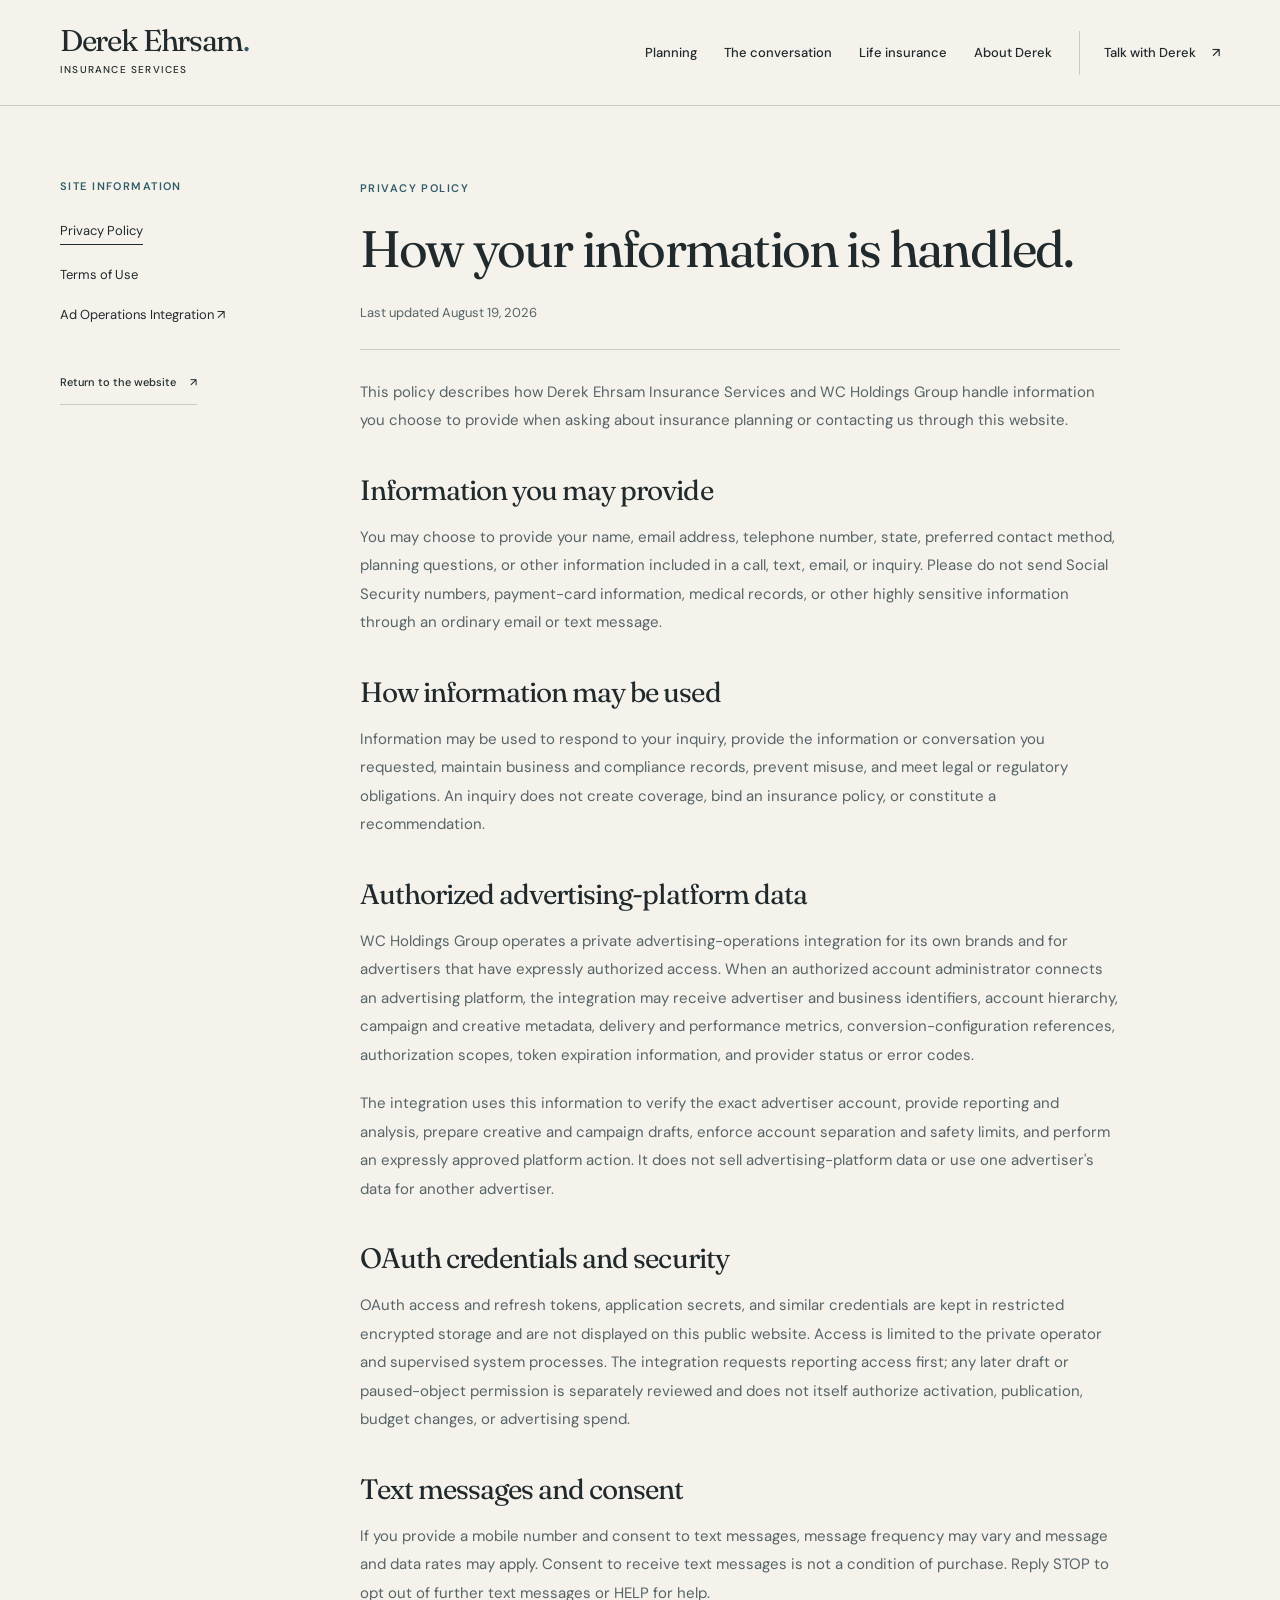
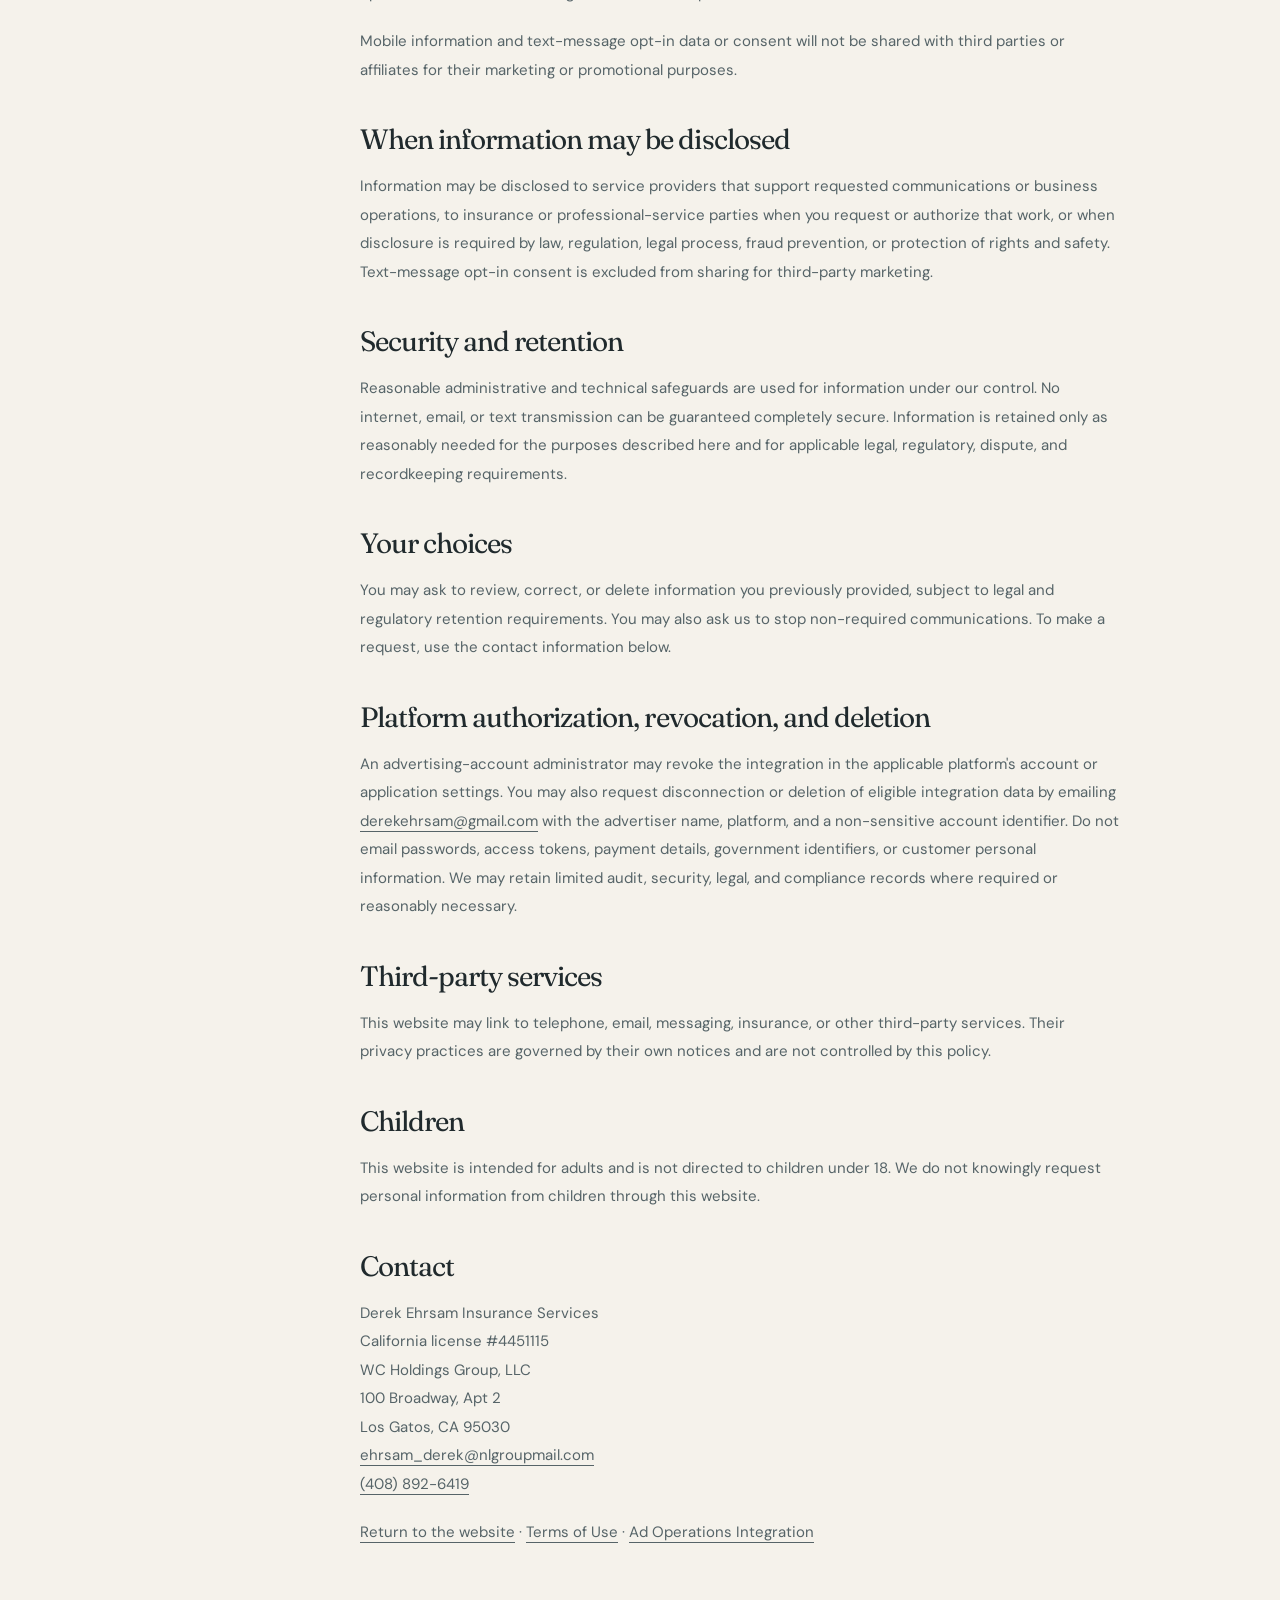
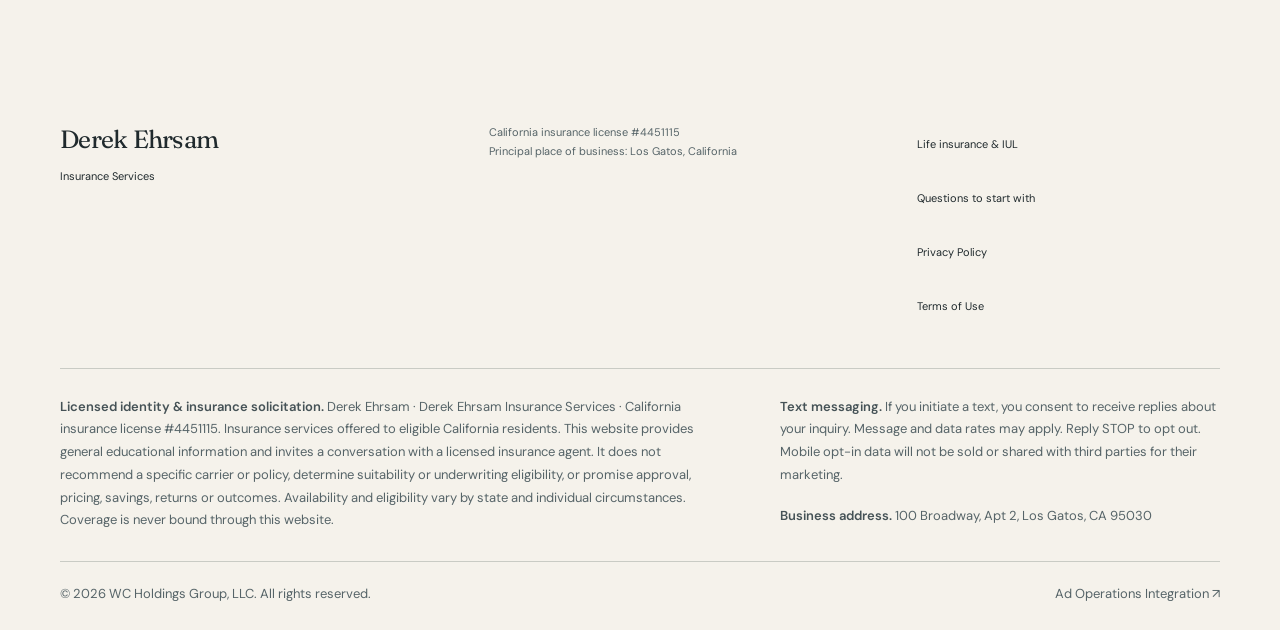
<file: privacy.html>
<!DOCTYPE html>
<html lang="en">
<head>
  <meta charset="utf-8" />
  <meta name="viewport" content="width=device-width, initial-scale=1" />
  <title>Privacy Policy | Derek Ehrsam Insurance Services</title>
  <meta name="description" content="Privacy policy for Derek Ehrsam Insurance Services and WC Holdings Group." />
  <link rel="canonical" href="https://wcholdingsgroup.com/privacy.html" />
  <meta name="theme-color" content="#f5f2eb" />
  <link rel="preconnect" href="https://fonts.googleapis.com" />
  <link rel="preconnect" href="https://fonts.gstatic.com" crossorigin />
  <link href="https://fonts.googleapis.com/css2?family=DM+Sans:wght@400;500;600;700&amp;family=Fraunces:opsz,wght@9..144,400;9..144,500&amp;display=swap" rel="stylesheet" />
  <link rel="stylesheet" href="insurance.css?v=experience-20261011" />
  <script src="insurance.js?v=experience-20261011" defer></script>
</head>
<body class="legal-page">
  <a class="skip-link" href="#main">Skip to content</a>
  <header class="site-header">
    <div class="wrap masthead">
      <a class="brand" href="/" aria-label="Derek Ehrsam Insurance Services home"><span class="brand-name">Derek Ehrsam<span class="brand-period">.</span></span><span class="brand-detail">Insurance Services</span></a>
      <button class="menu-toggle" type="button" aria-controls="primary-navigation" aria-expanded="false">Menu <span class="menu-mark" aria-hidden="true"><i></i><i></i></span></button>
      <nav id="primary-navigation" class="primary-nav" aria-label="Main navigation">
        <a href="/#planning">Planning</a>
<a href="/#process">The conversation</a>
<a href="life-insurance-california.html">Life insurance</a>
<a href="/#about">About Derek</a>
        <a class="nav-contact" href="/#contact">Talk with Derek <span aria-hidden="true">↗</span></a>
      </nav>
    </div>
  </header>
  <main id="main" class="wrap legal-layout"><aside class="legal-side"><p class="eyebrow">Site information</p><nav aria-label="Policy navigation"><a href="privacy.html" aria-current="page">Privacy Policy</a><a href="terms.html">Terms of Use</a><a href="ad-ops.html">Ad Operations Integration <span aria-hidden="true">↗</span></a></nav><a class="inline-link" href="/">Return to the website <span aria-hidden="true">↗</span></a></aside><article class="legal-body">
      <p class="eyebrow">Privacy Policy</p>
      <h1>How your information is handled.</h1>
      <p class="updated">Last updated August 19, 2026</p>
      <p>This policy describes how Derek Ehrsam Insurance Services and WC Holdings Group handle information you choose to provide when asking about insurance planning or contacting us through this website.</p>

      <h2>Information you may provide</h2>
      <p>You may choose to provide your name, email address, telephone number, state, preferred contact method, planning questions, or other information included in a call, text, email, or inquiry. Please do not send Social Security numbers, payment-card information, medical records, or other highly sensitive information through an ordinary email or text message.</p>

      <h2>How information may be used</h2>
      <p>Information may be used to respond to your inquiry, provide the information or conversation you requested, maintain business and compliance records, prevent misuse, and meet legal or regulatory obligations. An inquiry does not create coverage, bind an insurance policy, or constitute a recommendation.</p>

      <h2 id="advertising-platform-data">Authorized advertising-platform data</h2>
      <p>WC Holdings Group operates a private advertising-operations integration for its own brands and for advertisers that have expressly authorized access. When an authorized account administrator connects an advertising platform, the integration may receive advertiser and business identifiers, account hierarchy, campaign and creative metadata, delivery and performance metrics, conversion-configuration references, authorization scopes, token expiration information, and provider status or error codes.</p>
      <p>The integration uses this information to verify the exact advertiser account, provide reporting and analysis, prepare creative and campaign drafts, enforce account separation and safety limits, and perform an expressly approved platform action. It does not sell advertising-platform data or use one advertiser's data for another advertiser.</p>

      <h2>OAuth credentials and security</h2>
      <p>OAuth access and refresh tokens, application secrets, and similar credentials are kept in restricted encrypted storage and are not displayed on this public website. Access is limited to the private operator and supervised system processes. The integration requests reporting access first; any later draft or paused-object permission is separately reviewed and does not itself authorize activation, publication, budget changes, or advertising spend.</p>

      <h2>Text messages and consent</h2>
      <p>If you provide a mobile number and consent to text messages, message frequency may vary and message and data rates may apply. Consent to receive text messages is not a condition of purchase. Reply STOP to opt out of further text messages or HELP for help.</p>
      <p>Mobile information and text-message opt-in data or consent will not be shared with third parties or affiliates for their marketing or promotional purposes.</p>

      <h2>When information may be disclosed</h2>
      <p>Information may be disclosed to service providers that support requested communications or business operations, to insurance or professional-service parties when you request or authorize that work, or when disclosure is required by law, regulation, legal process, fraud prevention, or protection of rights and safety. Text-message opt-in consent is excluded from sharing for third-party marketing.</p>

      <h2>Security and retention</h2>
      <p>Reasonable administrative and technical safeguards are used for information under our control. No internet, email, or text transmission can be guaranteed completely secure. Information is retained only as reasonably needed for the purposes described here and for applicable legal, regulatory, dispute, and recordkeeping requirements.</p>

      <h2>Your choices</h2>
      <p>You may ask to review, correct, or delete information you previously provided, subject to legal and regulatory retention requirements. You may also ask us to stop non-required communications. To make a request, use the contact information below.</p>

      <h2 id="platform-data-requests">Platform authorization, revocation, and deletion</h2>
      <p>An advertising-account administrator may revoke the integration in the applicable platform's account or application settings. You may also request disconnection or deletion of eligible integration data by emailing <a href="mailto:derekehrsam@gmail.com?subject=Ad%20Boss%20data%20request">derekehrsam@gmail.com</a> with the advertiser name, platform, and a non-sensitive account identifier. Do not email passwords, access tokens, payment details, government identifiers, or customer personal information. We may retain limited audit, security, legal, and compliance records where required or reasonably necessary.</p>

      <h2>Third-party services</h2>
      <p>This website may link to telephone, email, messaging, insurance, or other third-party services. Their privacy practices are governed by their own notices and are not controlled by this policy.</p>

      <h2>Children</h2>
      <p>This website is intended for adults and is not directed to children under 18. We do not knowingly request personal information from children through this website.</p>

      <h2>Contact</h2>
      <p>Derek Ehrsam Insurance Services<br />California license #4451115<br />WC Holdings Group, LLC<br />100 Broadway, Apt 2<br />Los Gatos, CA 95030<br /><a href="mailto:ehrsam_derek@nlgroupmail.com">ehrsam_derek@nlgroupmail.com</a><br /><a href="tel:+14088926419">(408) 892-6419</a></p>
      <p><a href="/">Return to the website</a> · <a href="terms.html">Terms of Use</a> · <a href="ad-ops.html">Ad Operations Integration</a></p>
    </article></main>
  <footer class="site-footer">
    <div class="wrap">
      <div class="footer-top"><a class="footer-name" href="/">Derek Ehrsam<br /><span>Insurance Services</span></a><p>California insurance license #4451115<br />Principal place of business: Los Gatos, California</p><nav aria-label="Footer navigation"><a href="life-insurance-california.html">Life insurance &amp; IUL</a><a href="life-insurance-questions-california.html">Questions to start with</a><a href="privacy.html">Privacy Policy</a><a href="terms.html">Terms of Use</a></nav></div>
      <div class="footer-notices">
        <p><strong>Licensed identity &amp; insurance solicitation.</strong> Derek Ehrsam · Derek Ehrsam Insurance Services · California insurance license #4451115. Insurance services offered to eligible California residents. This website provides general educational information and invites a conversation with a licensed insurance agent. It does not recommend a specific carrier or policy, determine suitability or underwriting eligibility, or promise approval, pricing, savings, returns or outcomes. Availability and eligibility vary by state and individual circumstances. Coverage is never bound through this website.</p>
        <p><strong>Text messaging.</strong> If you initiate a text, you consent to receive replies about your inquiry. Message and data rates may apply. Reply STOP to opt out. Mobile opt-in data will not be sold or shared with third parties for their marketing.</p>
        <p><strong>Business address.</strong> 100 Broadway, Apt 2, Los Gatos, CA 95030</p>
      </div>
      <div class="footer-bottom"><p>© 2026 WC Holdings Group, LLC. All rights reserved.</p><a href="ad-ops.html">Ad Operations Integration <span aria-hidden="true">↗</span></a></div>
    </div>
  </footer>
</body>
</html>
</file>
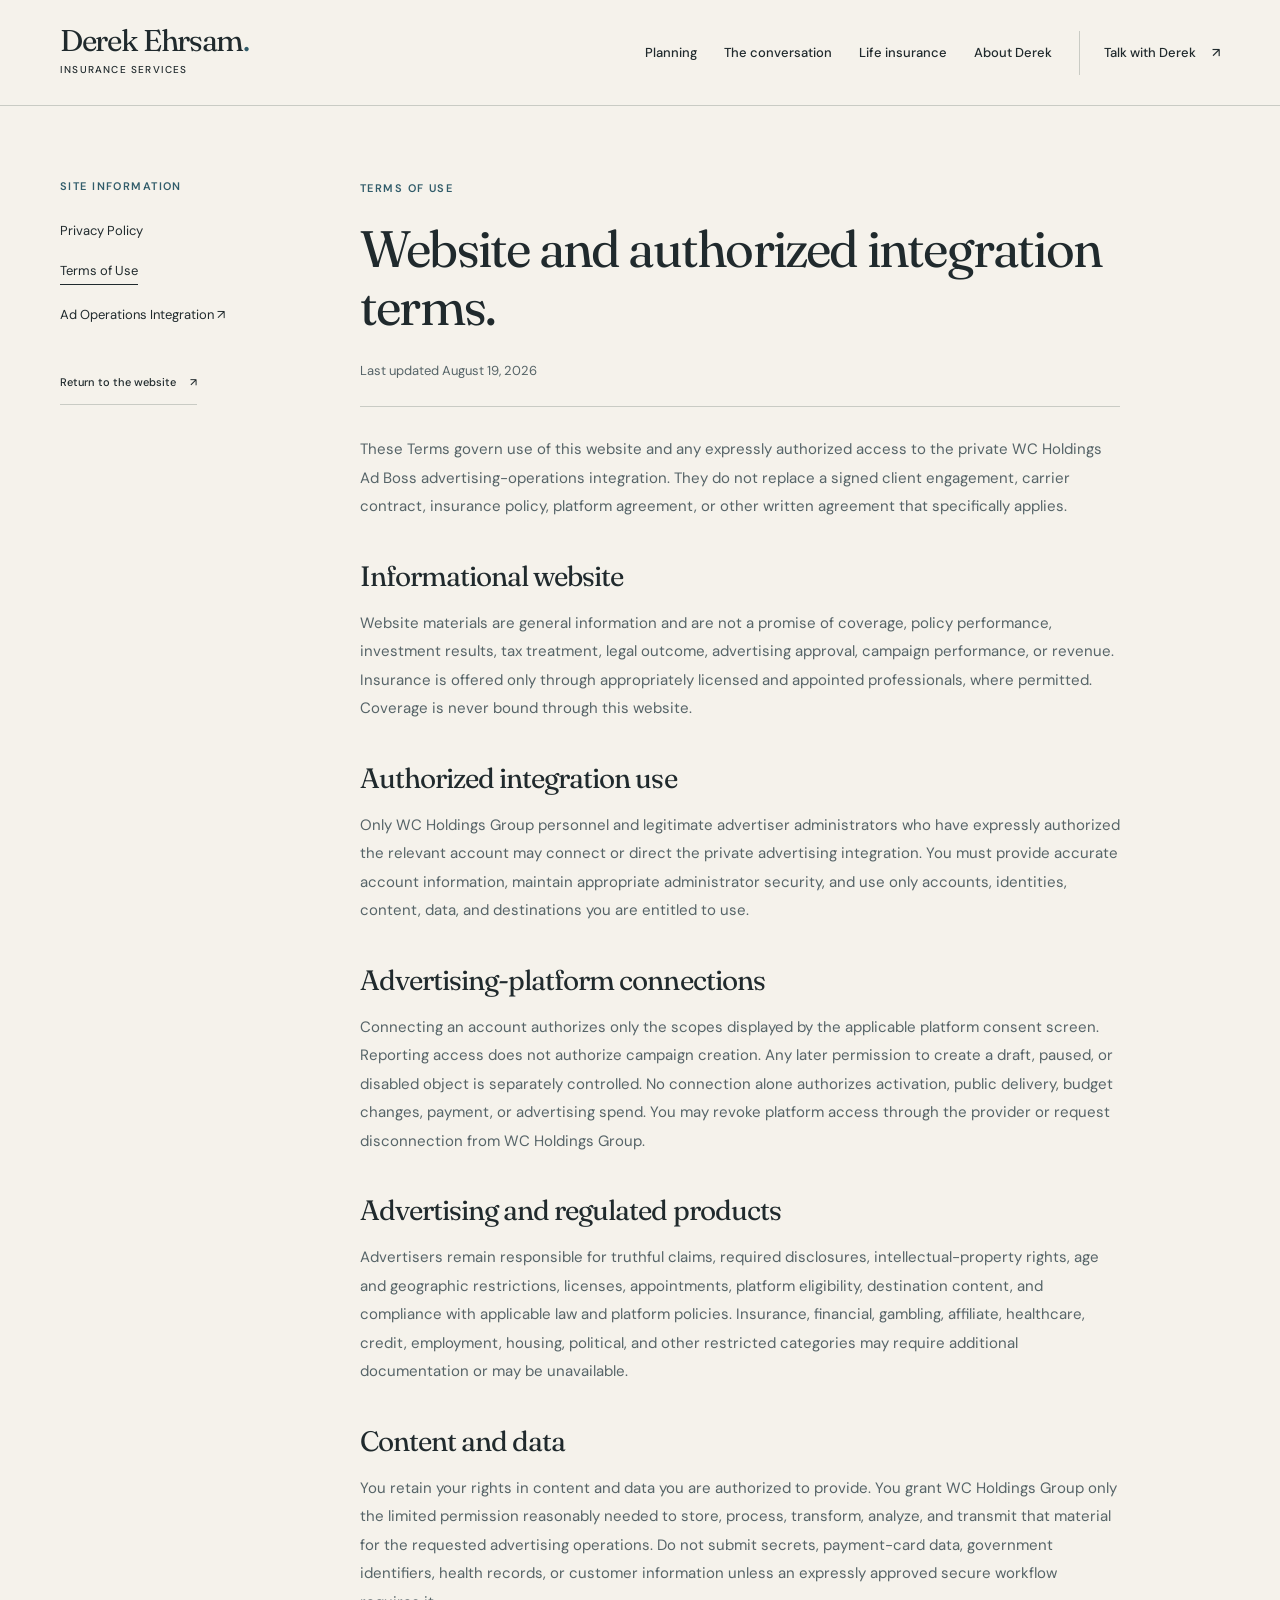
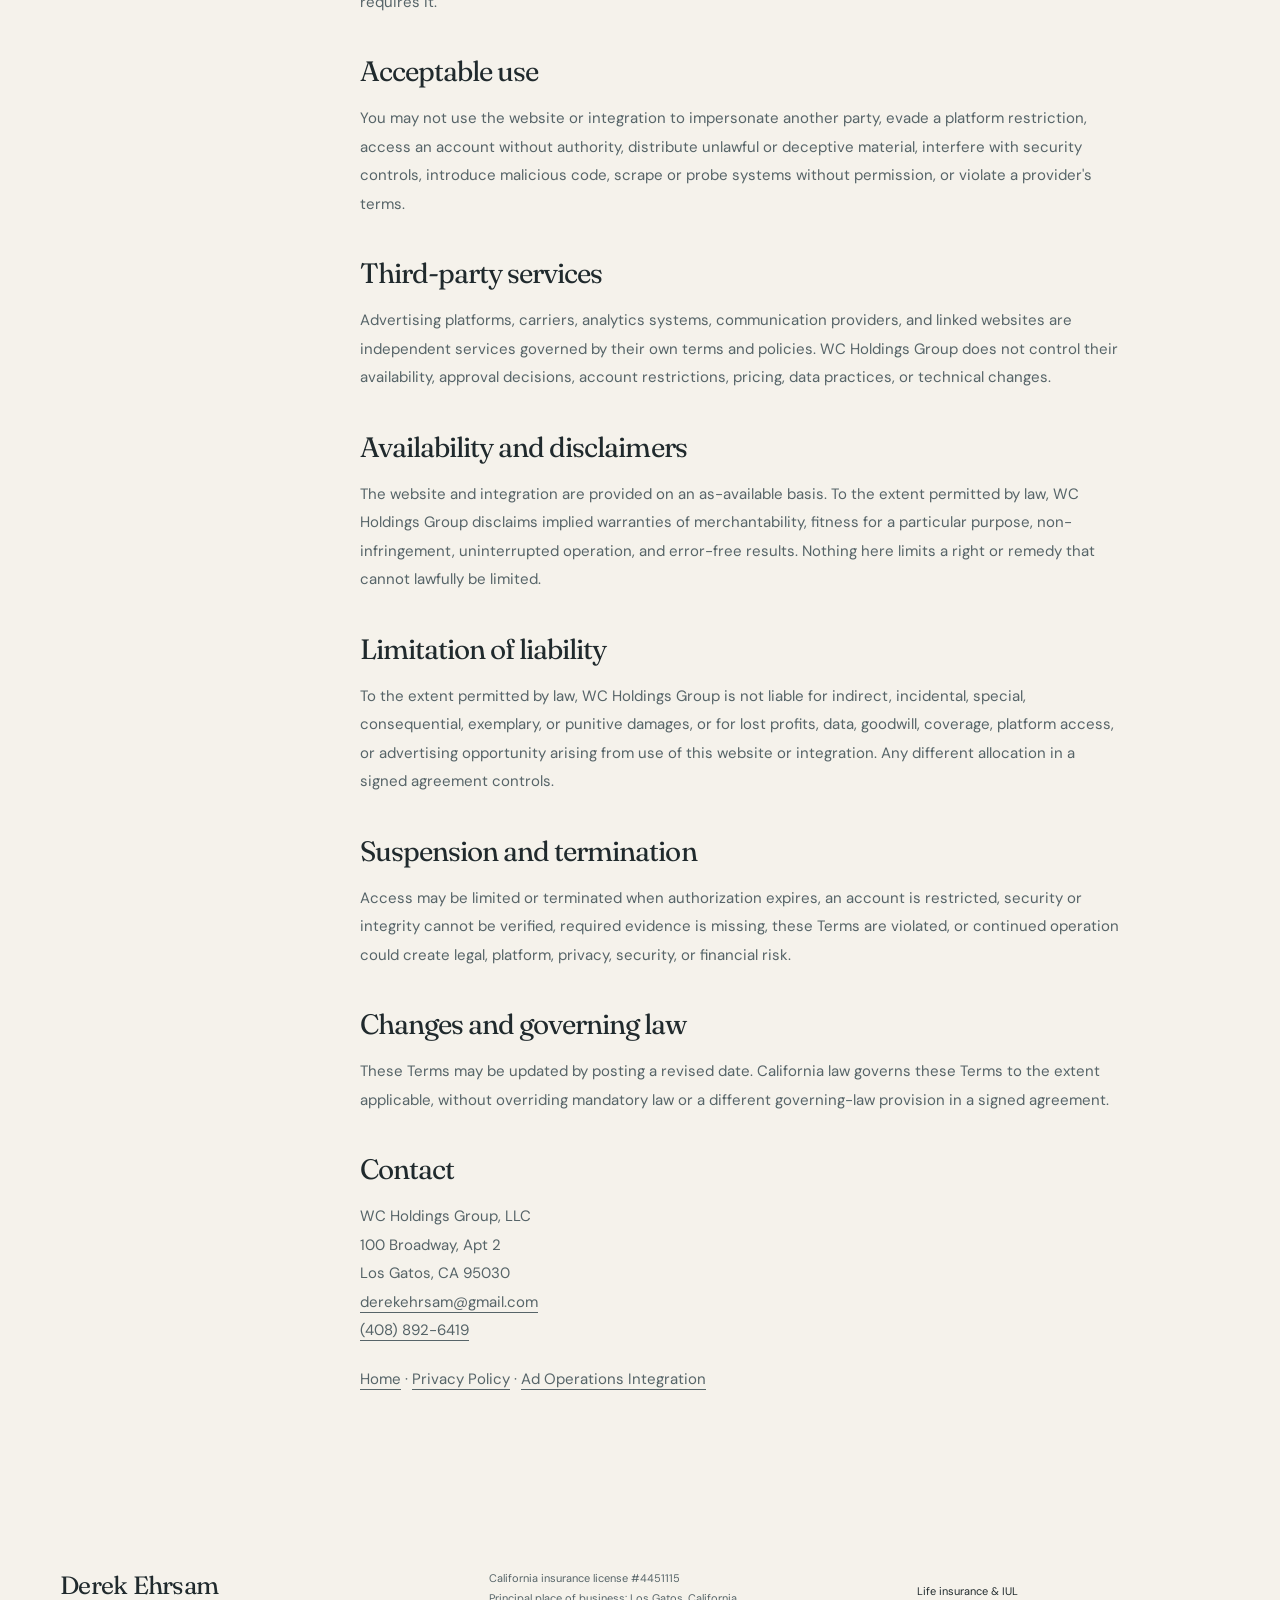
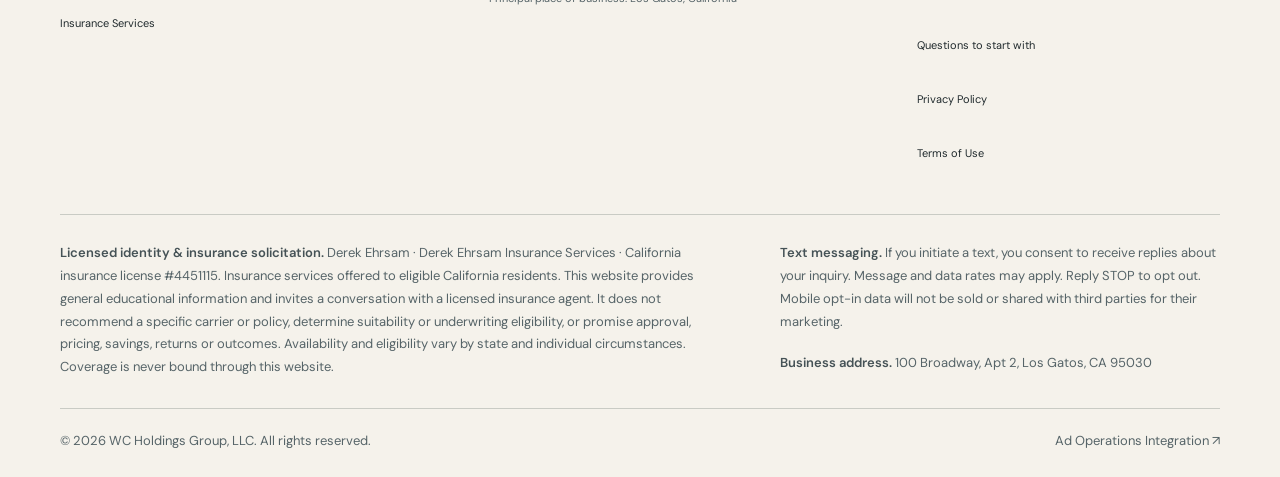
<file: terms.html>
<!DOCTYPE html>
<html lang="en">
<head>
  <meta charset="utf-8" />
  <meta name="viewport" content="width=device-width, initial-scale=1" />
  <title>Terms of Use | WC Holdings Group</title>
  <meta name="description" content="Terms governing the WC Holdings Group website and authorized advertising-operations integration." />
  <link rel="canonical" href="https://wcholdingsgroup.com/terms.html" />
  <meta name="theme-color" content="#f5f2eb" />
  <link rel="preconnect" href="https://fonts.googleapis.com" />
  <link rel="preconnect" href="https://fonts.gstatic.com" crossorigin />
  <link href="https://fonts.googleapis.com/css2?family=DM+Sans:wght@400;500;600;700&amp;family=Fraunces:opsz,wght@9..144,400;9..144,500&amp;display=swap" rel="stylesheet" />
  <link rel="stylesheet" href="insurance.css?v=experience-20261011" />
  <script src="insurance.js?v=experience-20261011" defer></script>
</head>
<body class="legal-page">
  <a class="skip-link" href="#main">Skip to content</a>
  <header class="site-header">
    <div class="wrap masthead">
      <a class="brand" href="/" aria-label="Derek Ehrsam Insurance Services home"><span class="brand-name">Derek Ehrsam<span class="brand-period">.</span></span><span class="brand-detail">Insurance Services</span></a>
      <button class="menu-toggle" type="button" aria-controls="primary-navigation" aria-expanded="false">Menu <span class="menu-mark" aria-hidden="true"><i></i><i></i></span></button>
      <nav id="primary-navigation" class="primary-nav" aria-label="Main navigation">
        <a href="/#planning">Planning</a>
<a href="/#process">The conversation</a>
<a href="life-insurance-california.html">Life insurance</a>
<a href="/#about">About Derek</a>
        <a class="nav-contact" href="/#contact">Talk with Derek <span aria-hidden="true">↗</span></a>
      </nav>
    </div>
  </header>
  <main id="main" class="wrap legal-layout"><aside class="legal-side"><p class="eyebrow">Site information</p><nav aria-label="Policy navigation"><a href="privacy.html">Privacy Policy</a><a href="terms.html" aria-current="page">Terms of Use</a><a href="ad-ops.html">Ad Operations Integration <span aria-hidden="true">↗</span></a></nav><a class="inline-link" href="/">Return to the website <span aria-hidden="true">↗</span></a></aside><article class="legal-body">
      <p class="eyebrow">Terms of Use</p>
      <h1>Website and authorized integration terms.</h1>
      <p class="updated">Last updated August 19, 2026</p>
      <p>These Terms govern use of this website and any expressly authorized access to the private WC Holdings Ad Boss advertising-operations integration. They do not replace a signed client engagement, carrier contract, insurance policy, platform agreement, or other written agreement that specifically applies.</p>

      <h2>Informational website</h2>
      <p>Website materials are general information and are not a promise of coverage, policy performance, investment results, tax treatment, legal outcome, advertising approval, campaign performance, or revenue. Insurance is offered only through appropriately licensed and appointed professionals, where permitted. Coverage is never bound through this website.</p>

      <h2>Authorized integration use</h2>
      <p>Only WC Holdings Group personnel and legitimate advertiser administrators who have expressly authorized the relevant account may connect or direct the private advertising integration. You must provide accurate account information, maintain appropriate administrator security, and use only accounts, identities, content, data, and destinations you are entitled to use.</p>

      <h2>Advertising-platform connections</h2>
      <p>Connecting an account authorizes only the scopes displayed by the applicable platform consent screen. Reporting access does not authorize campaign creation. Any later permission to create a draft, paused, or disabled object is separately controlled. No connection alone authorizes activation, public delivery, budget changes, payment, or advertising spend. You may revoke platform access through the provider or request disconnection from WC Holdings Group.</p>

      <h2>Advertising and regulated products</h2>
      <p>Advertisers remain responsible for truthful claims, required disclosures, intellectual-property rights, age and geographic restrictions, licenses, appointments, platform eligibility, destination content, and compliance with applicable law and platform policies. Insurance, financial, gambling, affiliate, healthcare, credit, employment, housing, political, and other restricted categories may require additional documentation or may be unavailable.</p>

      <h2>Content and data</h2>
      <p>You retain your rights in content and data you are authorized to provide. You grant WC Holdings Group only the limited permission reasonably needed to store, process, transform, analyze, and transmit that material for the requested advertising operations. Do not submit secrets, payment-card data, government identifiers, health records, or customer information unless an expressly approved secure workflow requires it.</p>

      <h2>Acceptable use</h2>
      <p>You may not use the website or integration to impersonate another party, evade a platform restriction, access an account without authority, distribute unlawful or deceptive material, interfere with security controls, introduce malicious code, scrape or probe systems without permission, or violate a provider's terms.</p>

      <h2>Third-party services</h2>
      <p>Advertising platforms, carriers, analytics systems, communication providers, and linked websites are independent services governed by their own terms and policies. WC Holdings Group does not control their availability, approval decisions, account restrictions, pricing, data practices, or technical changes.</p>

      <h2>Availability and disclaimers</h2>
      <p>The website and integration are provided on an as-available basis. To the extent permitted by law, WC Holdings Group disclaims implied warranties of merchantability, fitness for a particular purpose, non-infringement, uninterrupted operation, and error-free results. Nothing here limits a right or remedy that cannot lawfully be limited.</p>

      <h2>Limitation of liability</h2>
      <p>To the extent permitted by law, WC Holdings Group is not liable for indirect, incidental, special, consequential, exemplary, or punitive damages, or for lost profits, data, goodwill, coverage, platform access, or advertising opportunity arising from use of this website or integration. Any different allocation in a signed agreement controls.</p>

      <h2>Suspension and termination</h2>
      <p>Access may be limited or terminated when authorization expires, an account is restricted, security or integrity cannot be verified, required evidence is missing, these Terms are violated, or continued operation could create legal, platform, privacy, security, or financial risk.</p>

      <h2>Changes and governing law</h2>
      <p>These Terms may be updated by posting a revised date. California law governs these Terms to the extent applicable, without overriding mandatory law or a different governing-law provision in a signed agreement.</p>

      <h2>Contact</h2>
      <p>WC Holdings Group, LLC<br />100 Broadway, Apt 2<br />Los Gatos, CA 95030<br /><a href="mailto:derekehrsam@gmail.com">derekehrsam@gmail.com</a><br /><a href="tel:+14088926419">(408) 892-6419</a></p>
      <p><a href="/">Home</a> · <a href="privacy.html">Privacy Policy</a> · <a href="ad-ops.html">Ad Operations Integration</a></p>
    </article></main>
  <footer class="site-footer">
    <div class="wrap">
      <div class="footer-top"><a class="footer-name" href="/">Derek Ehrsam<br /><span>Insurance Services</span></a><p>California insurance license #4451115<br />Principal place of business: Los Gatos, California</p><nav aria-label="Footer navigation"><a href="life-insurance-california.html">Life insurance &amp; IUL</a><a href="life-insurance-questions-california.html">Questions to start with</a><a href="privacy.html">Privacy Policy</a><a href="terms.html">Terms of Use</a></nav></div>
      <div class="footer-notices">
        <p><strong>Licensed identity &amp; insurance solicitation.</strong> Derek Ehrsam · Derek Ehrsam Insurance Services · California insurance license #4451115. Insurance services offered to eligible California residents. This website provides general educational information and invites a conversation with a licensed insurance agent. It does not recommend a specific carrier or policy, determine suitability or underwriting eligibility, or promise approval, pricing, savings, returns or outcomes. Availability and eligibility vary by state and individual circumstances. Coverage is never bound through this website.</p>
        <p><strong>Text messaging.</strong> If you initiate a text, you consent to receive replies about your inquiry. Message and data rates may apply. Reply STOP to opt out. Mobile opt-in data will not be sold or shared with third parties for their marketing.</p>
        <p><strong>Business address.</strong> 100 Broadway, Apt 2, Los Gatos, CA 95030</p>
      </div>
      <div class="footer-bottom"><p>© 2026 WC Holdings Group, LLC. All rights reserved.</p><a href="ad-ops.html">Ad Operations Integration <span aria-hidden="true">↗</span></a></div>
    </div>
  </footer>
</body>
</html>
</file>
<file: insurance.css>
:root{color-scheme:light;--paper:#f5f2eb;--ink:#202a2d;--blue:#315c6a;--muted:#566468;--line:#c9cbc4;--light:#e9e9e1;--serif:"Fraunces",Georgia,serif;--sans:"DM Sans",Arial,sans-serif}
*{box-sizing:border-box}html{scroll-behavior:smooth;scroll-padding-top:116px}body{margin:0;background:var(--paper);color:var(--ink);font-family:var(--sans);font-size:16px;line-height:1.65;-webkit-font-smoothing:antialiased}button{font:inherit}a{color:inherit;text-decoration-thickness:1px;text-underline-offset:5px}a:hover{color:var(--blue)}img{display:block;max-width:100%;height:auto}button,a,summary{-webkit-tap-highlight-color:transparent}:focus-visible{outline:2px solid var(--blue);outline-offset:5px}::selection{background:#cddbe0;color:var(--ink)}.wrap{width:min(1160px,calc(100% - 96px));margin-inline:auto}p{margin:0 0 20px}h1,h2,h3{font-family:var(--serif);font-weight:400;margin:0;line-height:1.08;letter-spacing:-.035em}h1{font-size:clamp(54px,5.5vw,80px)}h2{font-size:clamp(38px,3.6vw,52px)}h3{font-size:28px}section[id],h2[id]{scroll-margin-top:116px}.eyebrow{font-family:var(--sans);font-size:11px;font-weight:600;line-height:1.5;letter-spacing:.13em;text-transform:uppercase;color:var(--blue);margin:0 0 25px}.section-space{padding-block:100px}.skip-link{position:fixed;top:12px;left:16px;z-index:50;padding:12px 18px;background:var(--ink);color:var(--paper);transform:translateY(-180%)}.skip-link:focus{transform:translateY(0)}.site-header{position:sticky;top:0;z-index:20;background:var(--paper);border-bottom:1px solid var(--line)}.masthead{min-height:105px;display:flex;align-items:center;justify-content:space-between;gap:36px}.brand{text-decoration:none;flex-shrink:0;display:flex;flex-direction:column;gap:6px;color:var(--ink)}.brand-name{font-family:var(--serif);font-size:30px;line-height:1;letter-spacing:-.045em}.brand-period{color:var(--blue)}.brand-detail{font-size:10px;font-weight:500;letter-spacing:.18em;text-transform:uppercase}.primary-nav{display:flex;align-items:center;gap:27px}.primary-nav a{text-decoration:none;font-size:13px;font-weight:500;white-space:nowrap;padding-block:10px}.primary-nav a[aria-current]{text-decoration:underline}.primary-nav .nav-contact{border-left:1px solid var(--line);padding-left:24px;display:flex;gap:16px}.menu-toggle{display:none;background:none;color:var(--ink);border:0;padding:12px 0;cursor:pointer}.menu-mark{width:20px;display:flex;flex-direction:column;gap:5px}.menu-mark i{height:1px;width:20px;background:currentColor;transition:transform .2s}.hero{padding-top:64px;padding-bottom:72px;display:grid;grid-template-columns:minmax(0,1.25fr) minmax(0,.9fr);gap:75px;align-items:center}.hero-copy{padding-block:12px;min-width:0}.hero .eyebrow{max-width:410px}.hero h1{max-width:660px;margin-bottom:28px}.hero-lede{font-size:18px;line-height:1.75;max-width:500px;color:var(--muted)}.actions{display:flex;align-items:center;gap:28px;flex-wrap:wrap;margin-top:32px}.button{display:inline-flex;align-items:center;justify-content:space-between;gap:32px;min-height:54px;padding:13px 22px;background:var(--blue);color:#fff;text-decoration:none;font-size:14px;font-weight:500;border:1px solid var(--blue)}.button:hover{background:var(--ink);color:#fff;border-color:var(--ink)}.text-action{display:inline-flex;gap:15px;align-items:center;font-size:14px;font-weight:500;padding-block:12px;text-decoration:none;border-bottom:1px solid var(--ink)}.hero-license{font-size:11px;line-height:1.8;letter-spacing:.025em;color:var(--muted);margin:27px 0 0}.hero-portrait{margin:0;min-width:0;align-self:center}.hero-portrait img{width:100%;aspect-ratio:4/5;object-fit:cover;object-position:50% 38%;background:#eae7df}.hero-portrait figcaption{padding-top:17px;display:flex;gap:12px;justify-content:space-between;align-items:baseline;font-size:10px;line-height:1.6;letter-spacing:.03em;color:var(--muted)}.hero-portrait figcaption span:first-child{font-size:14px;font-weight:500;color:var(--ink)}.planning-section{border-top:1px solid var(--line);padding-top:86px}.section-intro{display:grid;grid-template-columns:1fr 1.05fr;gap:0 80px;margin-bottom:50px}.section-intro .eyebrow{grid-column:1/-1}.section-intro>p:last-child{max-width:400px;align-self:end;color:var(--muted);margin:0}.topic-list{border-top:1px solid var(--line)}.topic-row{display:grid;grid-template-columns:50px minmax(0,1fr) minmax(0,1.05fr);gap:30px;padding:34px 0;border-bottom:1px solid var(--line);align-items:start}.topic-number{color:var(--blue);font-size:12px;font-weight:500;padding-top:4px}.topic-row h3{font-size:30px;line-height:1.2}.topic-row p{font-size:15px;color:var(--muted);max-width:470px;margin:0 0 15px}.topic-row p:last-child{margin-bottom:0}.inline-link{display:inline-flex;gap:14px;align-items:baseline;font-size:13px;font-weight:500;line-height:1.5;text-decoration:none;border-bottom:1px solid var(--line);padding:5px 0}.inline-link:hover{border-color:var(--blue)}.process-section{background:var(--light);border-block:1px solid var(--line)}.process-grid{display:grid;grid-template-columns:minmax(0,1fr) minmax(0,1.05fr);gap:80px}.section-copy{max-width:400px;color:var(--muted);margin-top:26px}.process-list{list-style:none;margin:0;padding:0}.process-list li{padding:24px 0;border-top:1px solid #b9bfb9}.process-list li:first-child{padding-top:0;border-top:0}.process-list li:last-child{padding-bottom:0}.process-list li>span{display:block;font-size:10px;letter-spacing:.1em;text-transform:uppercase;color:var(--blue);margin-bottom:10px}.process-list h3{font-size:27px;line-height:1.2;margin-bottom:12px}.process-list p{color:var(--muted);font-size:15px;max-width:460px;margin:0}.advanced-section{background:var(--ink);color:var(--paper)}.advanced-section .eyebrow{color:#b4cbd0}.advanced-grid{display:grid;grid-template-columns:minmax(0,1.05fr) minmax(0,.8fr);gap:100px}.advanced-lede{font-size:17px;line-height:1.8;color:#d4d9d5;margin-top:27px;max-width:500px}.plain-list{padding:0;margin:26px 0;list-style:none;color:#d4d9d5;font-size:14px}.plain-list li{padding:12px 0;border-top:1px solid #4a5353;line-height:1.7}.plain-list li:last-child{border-bottom:1px solid #4a5353}.plain-list strong{font-weight:500;color:var(--paper)}.advanced-section .inline-link{border-color:#6c7776;color:var(--paper)}.advanced-section a:hover{color:#bdd7dc}.advanced-section :focus-visible{outline-color:#b4cbd0}.risk-note{border-top:1px solid #8b9b9b;padding-top:26px;align-self:start}.risk-note .eyebrow{margin-bottom:20px}.risk-note h3{font-size:31px;line-height:1.2;margin-bottom:25px}.risk-note p:not(.eyebrow){font-size:14px;line-height:1.85;color:#d4d9d5;margin-bottom:20px}.risk-note p:last-child{margin-bottom:0}.about-grid{display:grid;grid-template-columns:minmax(0,1fr) minmax(0,1.05fr);gap:80px}.about-grid>div:last-child>p:not(.large-copy){color:var(--muted)}.large-copy{font-size:22px;line-height:1.65;color:var(--ink);margin-bottom:24px}.identity-line{padding-top:20px;border-top:1px solid var(--line);font-size:12px}.reading-section{padding-top:0}.reading-heading{display:flex;justify-content:space-between;align-items:start;gap:40px;margin-bottom:35px}.reading-heading h2{max-width:560px;flex-basis:calc(50% - 40px)}.reading-list{border-top:1px solid var(--line)}.reading-list>a{display:flex;align-items:center;justify-content:space-between;gap:40px;text-decoration:none;padding:31px 0;border-bottom:1px solid var(--line)}.reading-list>a>div{min-width:0}.reading-meta{display:block;font-size:10px;font-weight:500;letter-spacing:.1em;text-transform:uppercase;color:var(--blue);margin-bottom:13px}.reading-list h3{font-size:32px;line-height:1.2;max-width:850px}.reading-list p{color:var(--muted);font-size:14px;margin:13px 0 0;max-width:800px}.reading-arrow{font-size:36px;font-weight:400;color:var(--blue);padding:0 10px;flex-shrink:0}.contact-section{background:#dfe7e5;border-top:1px solid #bfcac7}.contact-grid{display:grid;grid-template-columns:minmax(0,1fr) minmax(0,1.05fr);gap:80px}.contact-copy{max-width:430px;margin-top:24px;color:#45575b}.contact-note{font-size:11px;color:#45575b;line-height:1.8;margin-top:28px}.contact-methods{border-top:1px solid #aabbb9;min-width:0}.contact-methods>a{display:block;padding:21px 0;border-bottom:1px solid #aabbb9;text-decoration:none}.contact-label{display:block;font-size:10px;letter-spacing:.12em;text-transform:uppercase;color:#435b61;margin-bottom:6px}.contact-value{display:flex;justify-content:space-between;gap:12px;font-family:var(--serif);font-size:30px;line-height:1.4;letter-spacing:-.03em}.contact-email{display:flex;justify-content:space-between;gap:10px;font-size:17px;line-height:1.6;overflow-wrap:anywhere}.contact-email>span{flex-shrink:0}.contact-privacy{color:#45575b;font-size:11px;line-height:1.8;margin:20px 0 0}.site-footer{padding:56px 0 24px;background:var(--paper)}.footer-top{display:grid;grid-template-columns:1fr 1fr .8fr;gap:50px;padding-bottom:39px;border-bottom:1px solid var(--line);align-items:start}.footer-name{text-decoration:none;font-family:var(--serif);font-size:25px;line-height:1.3;letter-spacing:-.03em}.footer-name span{font-family:var(--sans);font-size:11px;letter-spacing:0}.footer-top>p{font-size:11px;color:var(--muted);line-height:1.8;margin:0}.footer-top nav{display:flex;flex-direction:column;align-items:start;gap:10px;font-size:11px}.footer-top nav a{text-decoration:none}.footer-notices{padding-top:27px;display:grid;grid-template-columns:minmax(0,1.5fr) minmax(0,1fr);gap:0 60px}.footer-notices p{font-size:10px;line-height:1.85;color:var(--muted);margin-bottom:14px}.footer-notices p:first-child{grid-row:1/3}.footer-notices strong{font-weight:600;color:#455256}.footer-bottom{border-top:1px solid var(--line);margin-top:15px;padding-top:21px;display:flex;justify-content:space-between;gap:24px;font-size:10px;color:var(--muted)}.footer-bottom p{margin:0}.footer-bottom a{text-decoration:none}.page-hero{padding-top:35px;padding-bottom:55px;border-bottom:1px solid var(--line)}.breadcrumb{display:inline-flex;gap:17px;font-size:11px;color:var(--muted);text-decoration:none;margin-bottom:46px;padding-block:5px}.page-hero h1{max-width:960px;font-size:clamp(50px,5.2vw,74px);margin-bottom:34px}.page-hero-bottom{display:flex;justify-content:space-between;gap:50px;align-items:start}.page-hero-bottom>p{font-size:18px;color:var(--muted);max-width:650px;margin:0}.page-hero-bottom .text-action{flex-shrink:0;margin-top:3px}.article-nav{display:flex;flex-wrap:wrap;gap:15px 30px;margin-top:35px;font-size:12px}.article-nav a{text-decoration:none;border-bottom:1px solid var(--line);padding-block:7px}.editorial-grid{display:grid;grid-template-columns:minmax(0,.8fr) minmax(0,1.2fr);gap:85px}.editorial-body{min-width:0}.editorial-body>p:not(.large-copy){color:var(--muted)}.comparison{display:grid;grid-template-columns:repeat(2,minmax(0,1fr));gap:32px;border-top:1px solid var(--line);padding-top:29px;margin-top:32px}.comparison .eyebrow{margin-bottom:17px;font-size:10px}.comparison h3{font-size:28px;line-height:1.2;margin-bottom:18px}.comparison p:last-child{font-size:14px;color:var(--muted);line-height:1.8}.article-note{font-size:12px;border-top:1px solid var(--line);padding-top:22px;margin-top:13px}.faq-list{border-top:1px solid var(--line);min-width:0}.faq-list details{border-bottom:1px solid var(--line)}.faq-list summary{list-style:none;cursor:pointer;position:relative;padding:24px 36px 24px 0;line-height:1.5;font-weight:500;font-size:17px}.faq-list summary::-webkit-details-marker{display:none}.faq-list summary::after{content:"+";position:absolute;right:1px;top:23px;font-size:24px;font-weight:400;line-height:1}.faq-list details[open] summary::after{content:"−"}.faq-list summary:hover{color:var(--blue)}.faq-answer{max-width:570px;padding:0 30px 24px 0;font-size:15px;color:var(--muted)}.faq-answer p{margin:0;line-height:1.85}.resource-section{padding-bottom:65px}.resource-row{border-top:1px solid var(--line);padding-top:27px}.resource-row p{font-size:12px;color:var(--muted);max-width:790px;line-height:1.85;margin:0}.resource-row .eyebrow{display:block;margin-bottom:13px}.education-note{border-top:1px solid var(--line);margin-top:35px;padding-top:25px}.education-note h3{font-size:24px;line-height:1.3;margin-bottom:14px}.education-note p{font-size:14px;color:var(--muted);margin:0}.legal-layout{display:grid;grid-template-columns:220px minmax(0,1fr);gap:80px;padding-top:72px;padding-bottom:100px}.legal-side{align-self:start;position:sticky;top:152px}.legal-side nav{display:flex;flex-direction:column;align-items:start;gap:19px;font-size:13px}.legal-side nav a{text-decoration:none}.legal-side nav a[aria-current]{border-bottom:1px solid var(--ink);padding-bottom:3px}.legal-side>.inline-link{margin-top:35px;font-size:11px}.legal-body{max-width:760px;min-width:0}.legal-body h1{font-size:clamp(45px,4vw,60px);line-height:1.13;margin-bottom:24px}.legal-body .updated{font-size:11px;color:var(--muted);border-bottom:1px solid var(--line);padding-bottom:24px;margin-bottom:28px}.legal-body>p{color:var(--muted);font-size:15px;line-height:1.9}.legal-body h2{font-size:28px;line-height:1.25;margin-top:38px;margin-bottom:15px}.legal-body a{overflow-wrap:anywhere}.legal-body .eyebrow{color:var(--blue);font-size:11px;margin-bottom:21px}
@media(min-width:1600px){.hero{gap:100px}.hero h1{font-size:80px}}
@media(max-width:1100px){.wrap{width:calc(100% - 64px)}.masthead{gap:25px}.primary-nav{gap:18px}.primary-nav a{font-size:12px}.primary-nav .nav-contact{padding-left:18px;gap:9px}.hero{gap:45px}.hero h1{font-size:clamp(54px,6.1vw,70px)}.hero-portrait figcaption{flex-direction:column;gap:3px}.advanced-grid{gap:60px}.process-grid,.about-grid,.contact-grid,.section-intro{gap:50px}.editorial-grid{gap:50px}.legal-layout{gap:50px;grid-template-columns:190px minmax(0,1fr)}.contact-email{font-size:15px}}
@media(max-width:900px){html{scroll-padding-top:105px}.wrap{width:calc(100% - 48px)}.masthead{min-height:88px;flex-wrap:wrap;gap:0 20px;padding-block:17px}.brand-name{font-size:28px}.brand-detail{font-size:9px}.js .menu-toggle{display:flex;align-items:center;gap:12px;font-size:12px;font-weight:500}.primary-nav{width:100%;display:grid;grid-template-columns:repeat(2,minmax(0,1fr));gap:4px 24px;border-top:1px solid var(--line);padding:15px 0 7px;margin-top:19px}.primary-nav a{font-size:14px;white-space:normal;min-height:44px;display:flex;align-items:center}.primary-nav .nav-contact{border:0;padding-left:0;gap:15px;grid-column:1/-1}.js .primary-nav:not(.is-open){display:none}.menu-toggle[aria-expanded="true"] .menu-mark i:first-child{transform:translateY(3px) rotate(45deg)}.menu-toggle[aria-expanded="true"] .menu-mark i:last-child{transform:translateY(-3px) rotate(-45deg)}.hero{padding-top:48px;padding-bottom:55px;grid-template-columns:minmax(0,1.2fr) minmax(0,.9fr);gap:32px}.hero h1{font-size:clamp(45px,6.5vw,60px)}.hero-lede{font-size:16px}.hero .eyebrow{font-size:10px}.hero-license{font-size:10px}.hero .actions{gap:12px 20px}.hero .button{min-height:50px;padding-inline:17px;gap:22px}.hero .text-action{font-size:13px}.section-space{padding-block:75px}.topic-row{grid-template-columns:32px minmax(0,1fr) minmax(0,1.1fr);gap:18px}.topic-row h3{font-size:26px}.topic-row p{font-size:14px}.section-intro{gap:0 35px}.section-intro>p:last-child{font-size:14px}.process-grid,.about-grid,.contact-grid{gap:35px}.process-list h3{font-size:24px}.process-list p{font-size:14px}.advanced-grid{gap:40px;grid-template-columns:minmax(0,1fr) minmax(0,1fr)}.risk-note h3{font-size:27px}.advanced-lede{font-size:16px}.large-copy{font-size:20px}.about-grid p{font-size:14px}.reading-section{padding-top:0}.reading-heading h2{flex-basis:calc(50% - 18px)}.reading-list h3{font-size:29px}.contact-value{font-size:26px}.contact-email{font-size:13px}.footer-top{gap:25px;grid-template-columns:1fr 1.1fr .9fr}.footer-notices{gap:0 35px}.page-hero{padding-top:26px}.breadcrumb{margin-bottom:33px}.page-hero h1{font-size:clamp(44px,6.4vw,65px)}.page-hero-bottom{display:block}.page-hero-bottom .text-action{margin-top:21px}.page-hero-bottom>p{font-size:17px}.editorial-grid{gap:40px;grid-template-columns:minmax(0,.8fr) minmax(0,1.2fr)}.comparison{grid-template-columns:1fr;gap:18px}.comparison article+article{border-top:1px solid var(--line);padding-top:25px}.comparison h3{font-size:27px}.legal-layout{grid-template-columns:150px minmax(0,1fr);gap:35px;padding-top:50px}.legal-side .eyebrow{font-size:10px}.legal-side nav{font-size:12px}.legal-body h1{font-size:44px}}
@media(max-width:650px){.wrap{width:calc(100% - 40px)}.masthead{min-height:82px;padding-block:17px}.brand-name{font-size:27px}.brand-detail{font-size:8px;letter-spacing:.16em}.menu-toggle{gap:9px;font-size:11px}.menu-mark,.menu-mark i{width:18px}.hero{display:flex;flex-direction:column;gap:37px;padding-top:35px;padding-bottom:42px;align-items:stretch}.hero-copy{padding:0}.hero .eyebrow{font-size:9px;letter-spacing:.1em;max-width:290px;line-height:1.75;margin-bottom:22px}.hero h1{font-size:clamp(45px,11.8vw,68px);max-width:500px;margin-bottom:22px}.hero-lede{font-size:16px;line-height:1.75;margin-bottom:0;max-width:470px}.actions{margin-top:27px;gap:15px 24px}.hero .button{font-size:13px;min-height:50px;gap:22px;padding-inline:18px}.hero-license{margin-top:22px;font-size:10px}.hero-portrait{width:100%;max-width:490px;align-self:start}.hero-portrait img{aspect-ratio:5/4;object-position:50% 32%}.hero-portrait figcaption{flex-direction:row;gap:15px;padding-top:13px}.hero-portrait figcaption span:first-child{font-size:12px}.hero-portrait figcaption span:last-child{font-size:9px;text-align:right}.section-space{padding-block:58px}h2{font-size:clamp(33px,8.5vw,45px)}h3{font-size:26px}.eyebrow{font-size:10px;letter-spacing:.1em;margin-bottom:21px}.section-intro{display:block;margin-bottom:31px}.section-intro>p:last-child{font-size:15px;margin-top:23px;max-width:450px}.topic-row{grid-template-columns:29px minmax(0,1fr);gap:12px;padding-block:27px}.topic-row h3{font-size:28px;line-height:1.15}.topic-row h3 br{display:none}.topic-row>div{grid-column:2}.topic-row p{font-size:14px;line-height:1.8}.topic-row .inline-link{font-size:12px}.topic-number{padding-top:4px;font-size:11px}.process-grid,.advanced-grid,.about-grid,.contact-grid,.editorial-grid{grid-template-columns:minmax(0,1fr);gap:34px}.section-copy{font-size:15px;margin-top:22px;margin-bottom:0}.process-list li{padding-block:23px}.process-list h3{font-size:26px}.process-list p{font-size:14px}.advanced-lede{font-size:16px;margin-top:23px}.plain-list{font-size:13px;margin-top:22px}.risk-note{padding-top:25px}.risk-note h3{font-size:29px}.risk-note p:not(.eyebrow){font-size:14px;line-height:1.85}.about-grid{gap:25px}.about-grid .large-copy{font-size:21px}.about-grid>div:last-child>p:not(.large-copy){font-size:15px}.about-grid .identity-line{font-size:11px!important}.reading-section{padding-top:0}.reading-heading{display:block;margin-bottom:30px}.reading-list>a{gap:16px;padding-block:25px;align-items:start}.reading-list h3{font-size:27px;line-height:1.2}.reading-list p{font-size:13px;line-height:1.8}.reading-meta{font-size:9px}.reading-arrow{font-size:27px;padding:0;margin-top:24px}.contact-grid{gap:26px}.contact-copy{font-size:15px;margin-top:21px}.contact-note{font-size:10px;margin-top:21px;margin-bottom:0}.contact-methods>a{padding-block:20px}.contact-value{font-size:29px}.contact-email{font-size:14px}.contact-privacy{font-size:11px}.site-footer{padding-top:40px}.footer-top{grid-template-columns:1fr;gap:22px;padding-bottom:28px}.footer-name{font-size:24px}.footer-top nav{display:grid;grid-template-columns:minmax(0,1fr) minmax(0,1fr);gap:8px 18px}.footer-top nav a{padding-block:5px}.footer-notices{display:block;padding-top:23px}.footer-notices p{font-size:10px;line-height:1.9;margin-bottom:17px}.footer-bottom{flex-direction:column;gap:15px;font-size:9px}.page-hero{padding-top:22px;padding-bottom:31px}.breadcrumb{margin-bottom:29px;font-size:10px}.page-hero>.eyebrow{font-size:9px}.page-hero h1{font-size:clamp(39px,10.5vw,62px);line-height:1.1;margin-bottom:26px}.page-hero h1 br{display:none}.page-hero-bottom>p{font-size:16px}.article-nav{gap:8px 21px;font-size:11px;margin-top:25px}.article-nav a{padding-block:9px}.editorial-grid{gap:28px}.editorial-body .large-copy{font-size:21px}.editorial-body>p:not(.large-copy){font-size:15px}.comparison{gap:14px;margin-top:28px;padding-top:25px}.comparison h3{font-size:27px}.article-note{font-size:12px!important}.faq-list summary{font-size:16px;padding-top:21px;padding-bottom:21px;padding-right:32px}.faq-list summary::after{top:22px;font-size:21px}.faq-answer{font-size:14px;padding-right:20px;padding-bottom:23px}.resource-section{padding-bottom:42px}.resource-row{padding-top:23px}.resource-row p{font-size:11px;line-height:1.9}.education-note{margin-top:28px;padding-top:23px}.legal-layout{display:flex;flex-direction:column;padding-top:31px;padding-bottom:58px;gap:35px}.legal-side{position:static;order:2;border-top:1px solid var(--line);padding-top:26px}.legal-side nav{flex-direction:row;flex-wrap:wrap;gap:18px 24px}.legal-side>.inline-link{margin-top:21px}.legal-body h1{font-size:clamp(36px,9.5vw,48px)}.legal-body>p{font-size:14px}.legal-body h2{font-size:27px;margin-top:32px}.legal-body .updated{font-size:10px}}
@media(max-width:360px){.wrap{width:calc(100% - 32px)}.masthead{gap:0 12px}.brand-name{font-size:25px}.brand-detail{font-size:7px}.menu-toggle{font-size:10px;gap:7px}.hero h1{font-size:43px}.hero .actions{gap:13px 17px}.hero .button{font-size:12px;gap:19px;padding-inline:16px}.hero .text-action{font-size:12px}.hero-portrait figcaption span:last-child{font-size:8px}.contact-value{font-size:27px}.contact-email{font-size:12px}.page-hero h1{font-size:37px}.topic-row h3{font-size:26px}}
@media(prefers-reduced-motion:reduce){html{scroll-behavior:auto}*,*::before,*::after{transition:none!important;animation:none!important}}
@media print{.site-header,.menu-toggle,.skip-link,.site-footer,.contact-section{display:none}.wrap{width:100%}.section-space{padding-block:30px}.advanced-section{background:#fff;color:#000}.advanced-section p,.advanced-section .eyebrow,.plain-list{color:#000}.faq-list details .faq-answer{display:block}body{font-size:12px}.legal-layout{display:block}.legal-side{display:none}}

/* Reading and control craft across the existing adviser identity. */
:is(.button,.text-action,.inline-link,.primary-nav a,.footer-top nav a,.article-nav a,.menu-toggle) { min-height:44px; }
:is(.button,.text-action,.inline-link,.menu-toggle,summary) { transition:background-color 160ms ease,color 160ms ease,border-color 160ms ease,transform 120ms ease;touch-action:manipulation; }
:is(.button,.menu-toggle):active { transform:translateY(1px); }
:is(.hero-license,.contact-note,.contact-privacy,.footer-notices p,.footer-bottom,.reading-meta,.resource-row p,.legal-body .updated) { font-size:13px;line-height:1.75; }
.primary-nav a { display:inline-flex;align-items:center; }
:is(.footer-top nav a,.article-nav a,.inline-link) { display:inline-flex;align-items:center; }
.brand-detail { font-size:10px;letter-spacing:.12em; }
@media(max-width:650px) { .hero .eyebrow,.page-hero>.eyebrow { font-size:12px;line-height:1.65; } .menu-toggle { font-size:13px; } .hero-portrait figcaption span:last-child { font-size:11px; } }
@media(prefers-reduced-motion:reduce) { *,*::before,*::after { transition:none!important;animation:none!important;scroll-behavior:auto!important; } }

.primary-nav a[aria-current="page"] { text-decoration:underline;text-decoration-thickness:2px;text-underline-offset:6px; }
@media(max-width:900px) { .js .menu-toggle { font-size:13px;min-height:44px; } }
</file>
